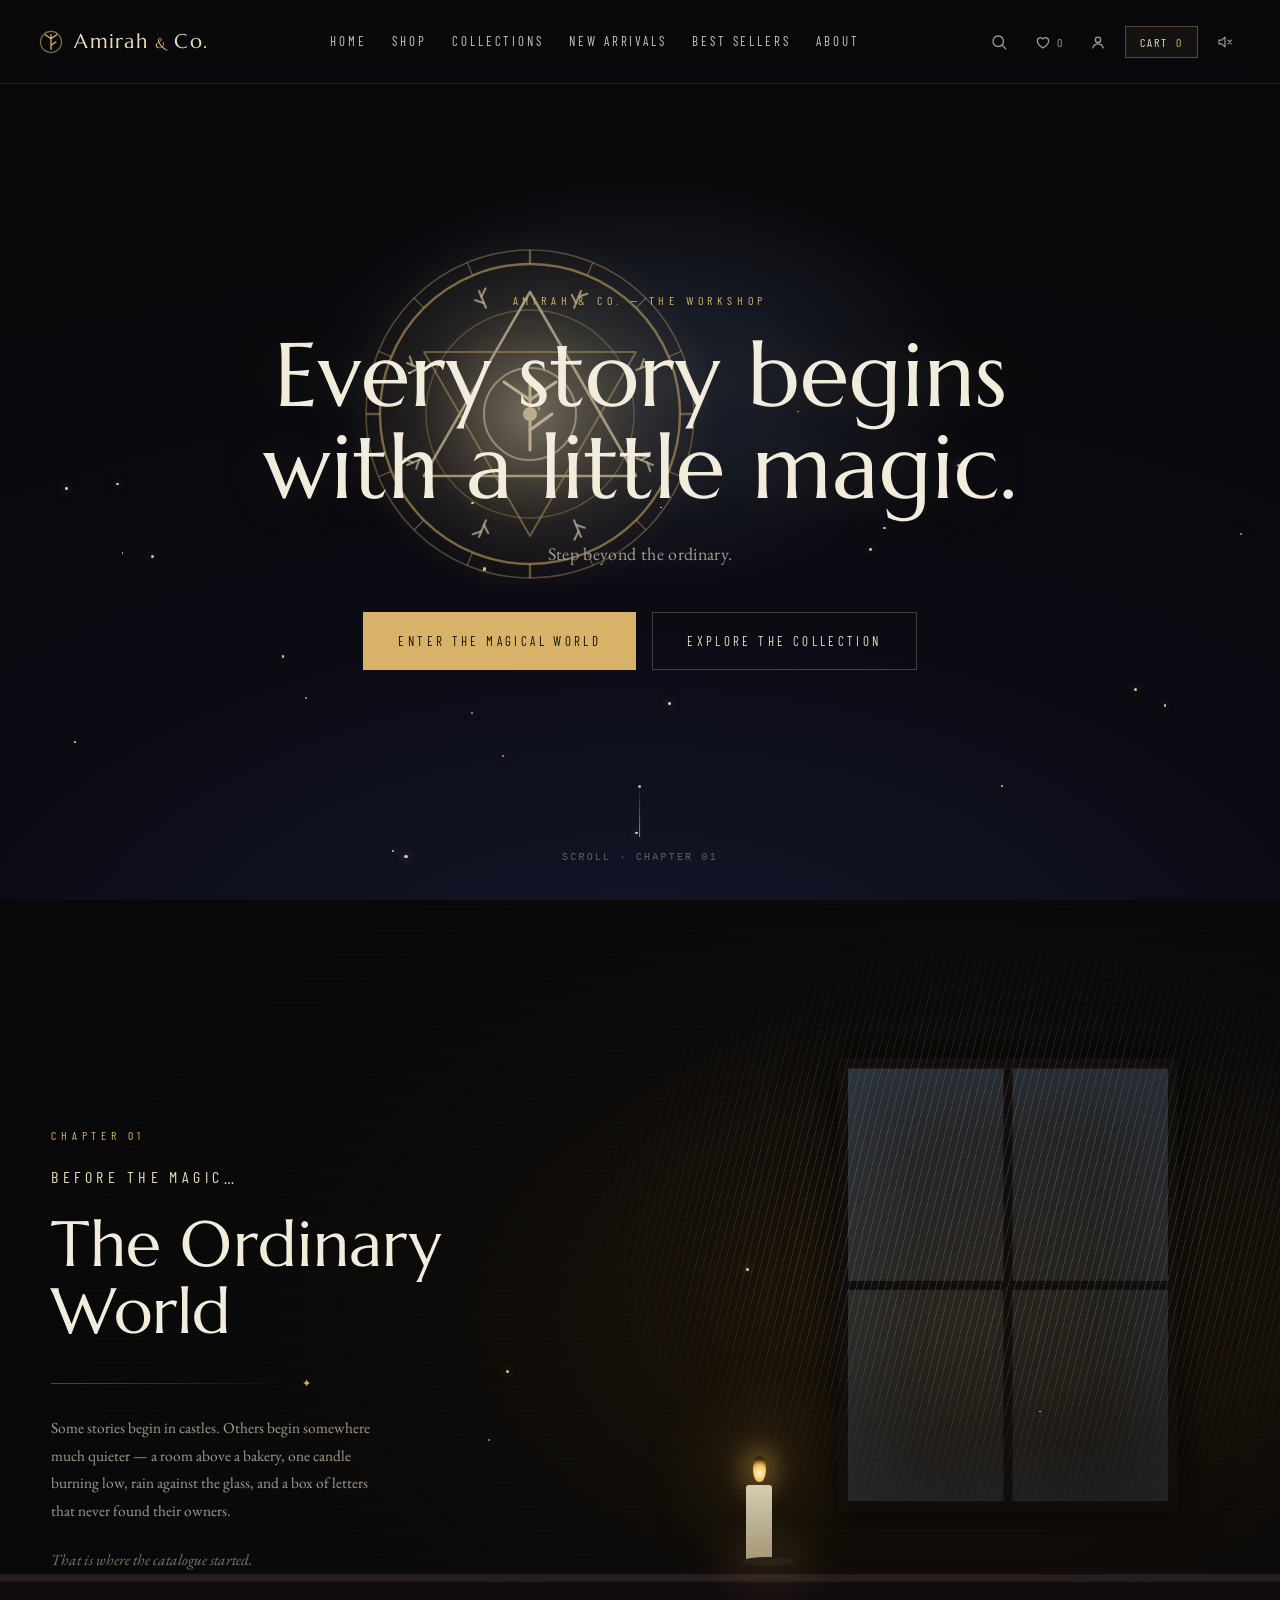
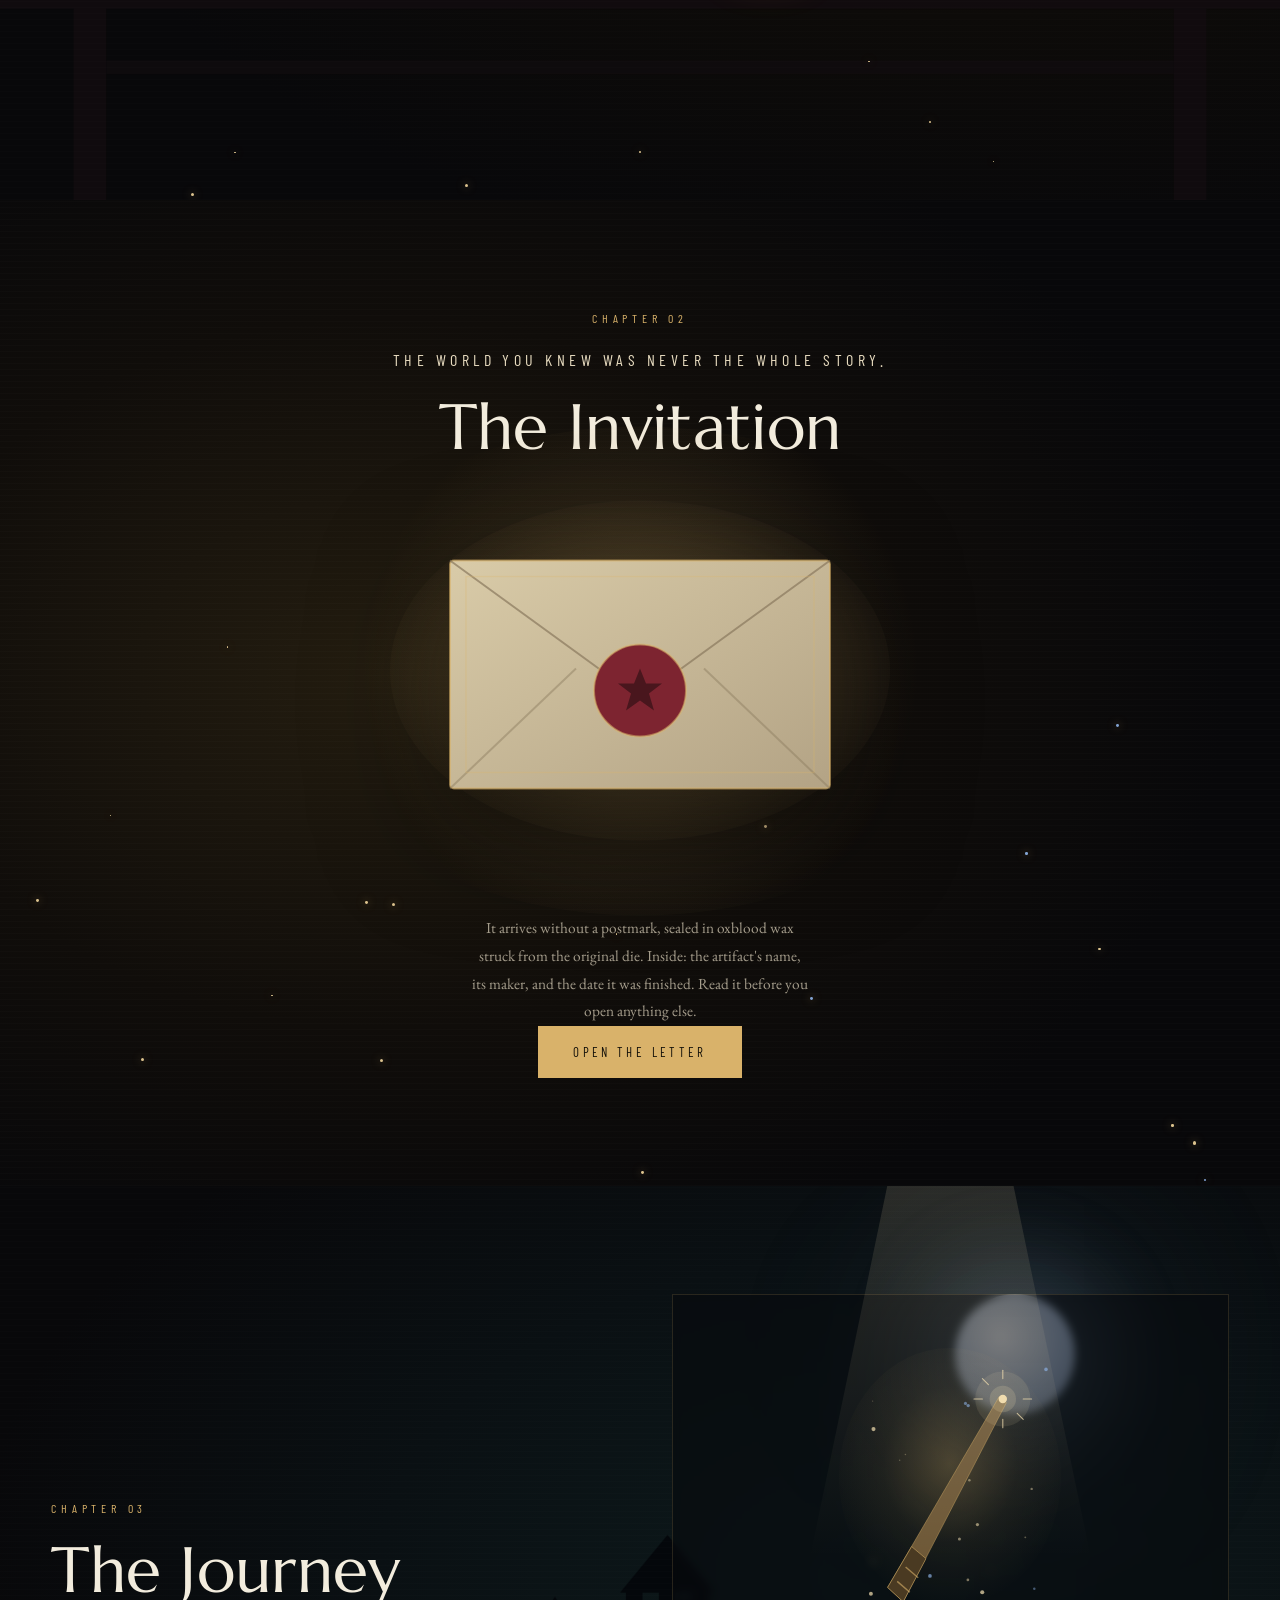
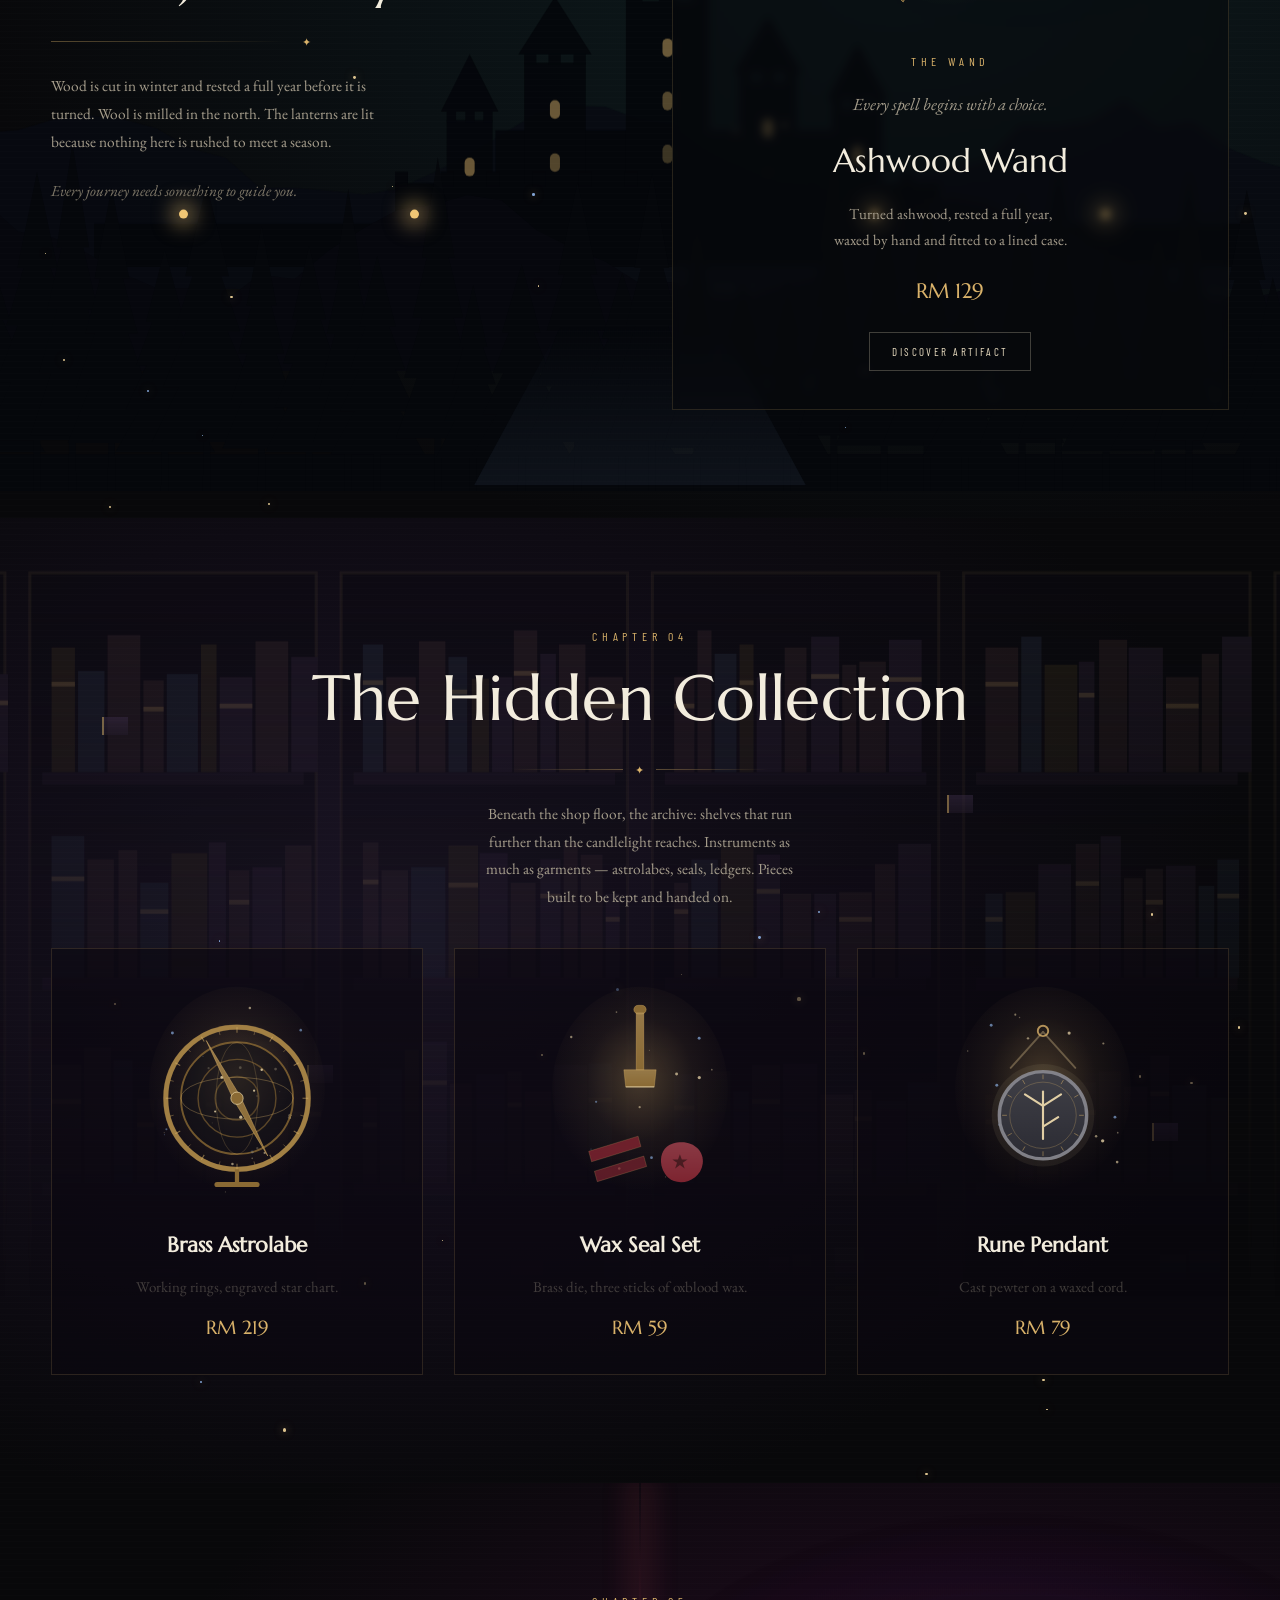
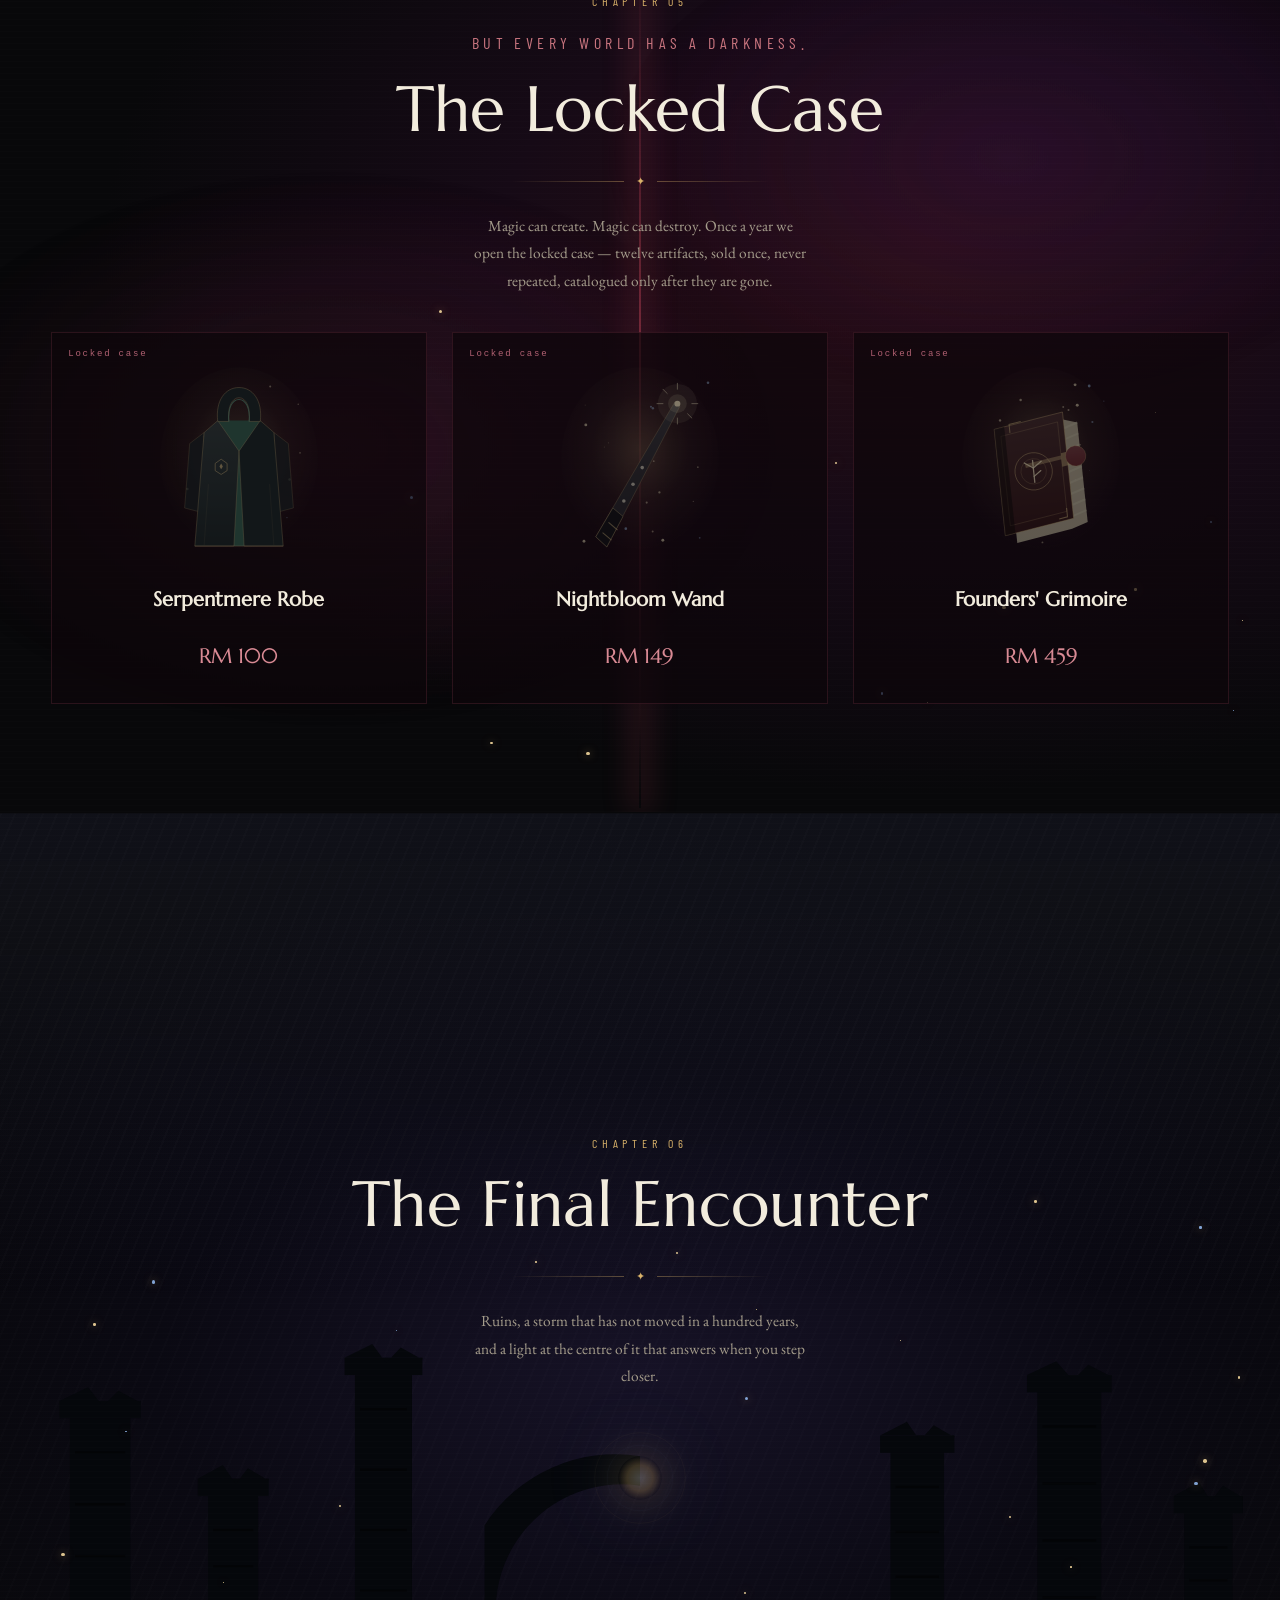
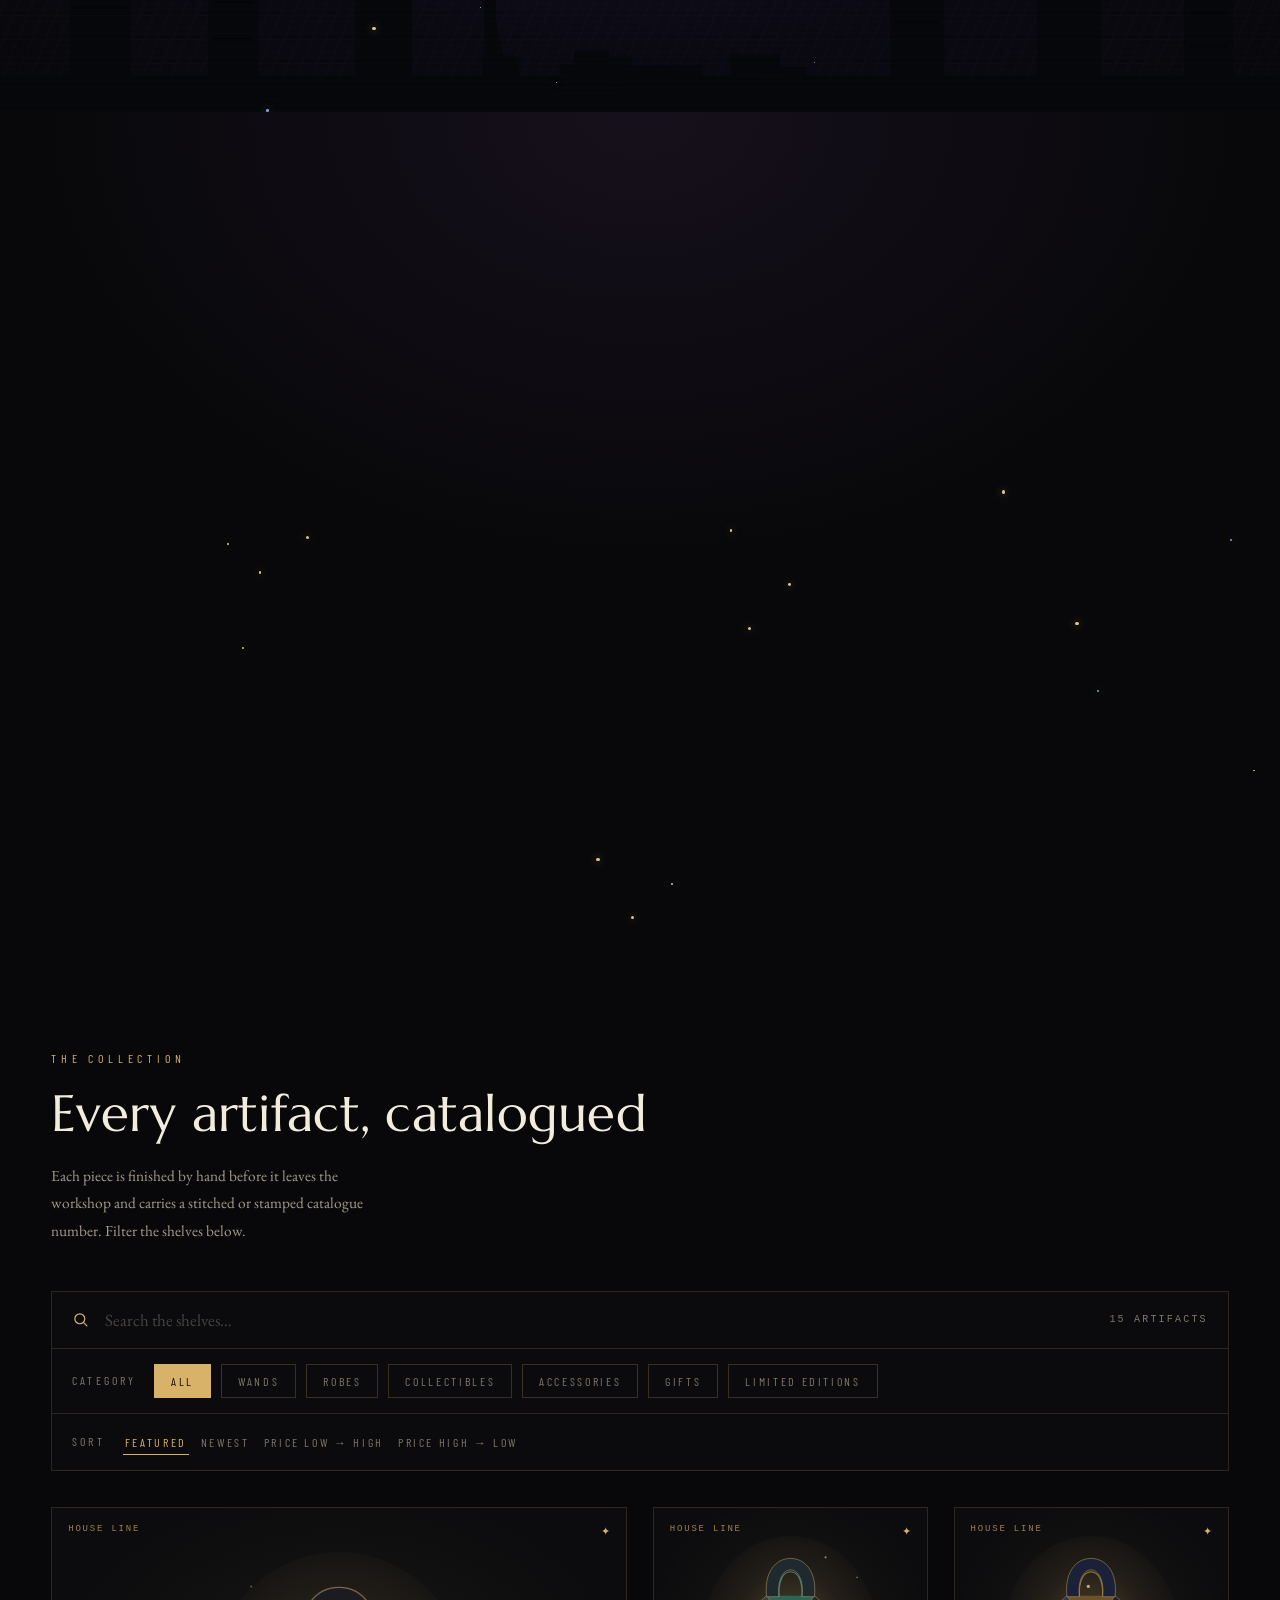
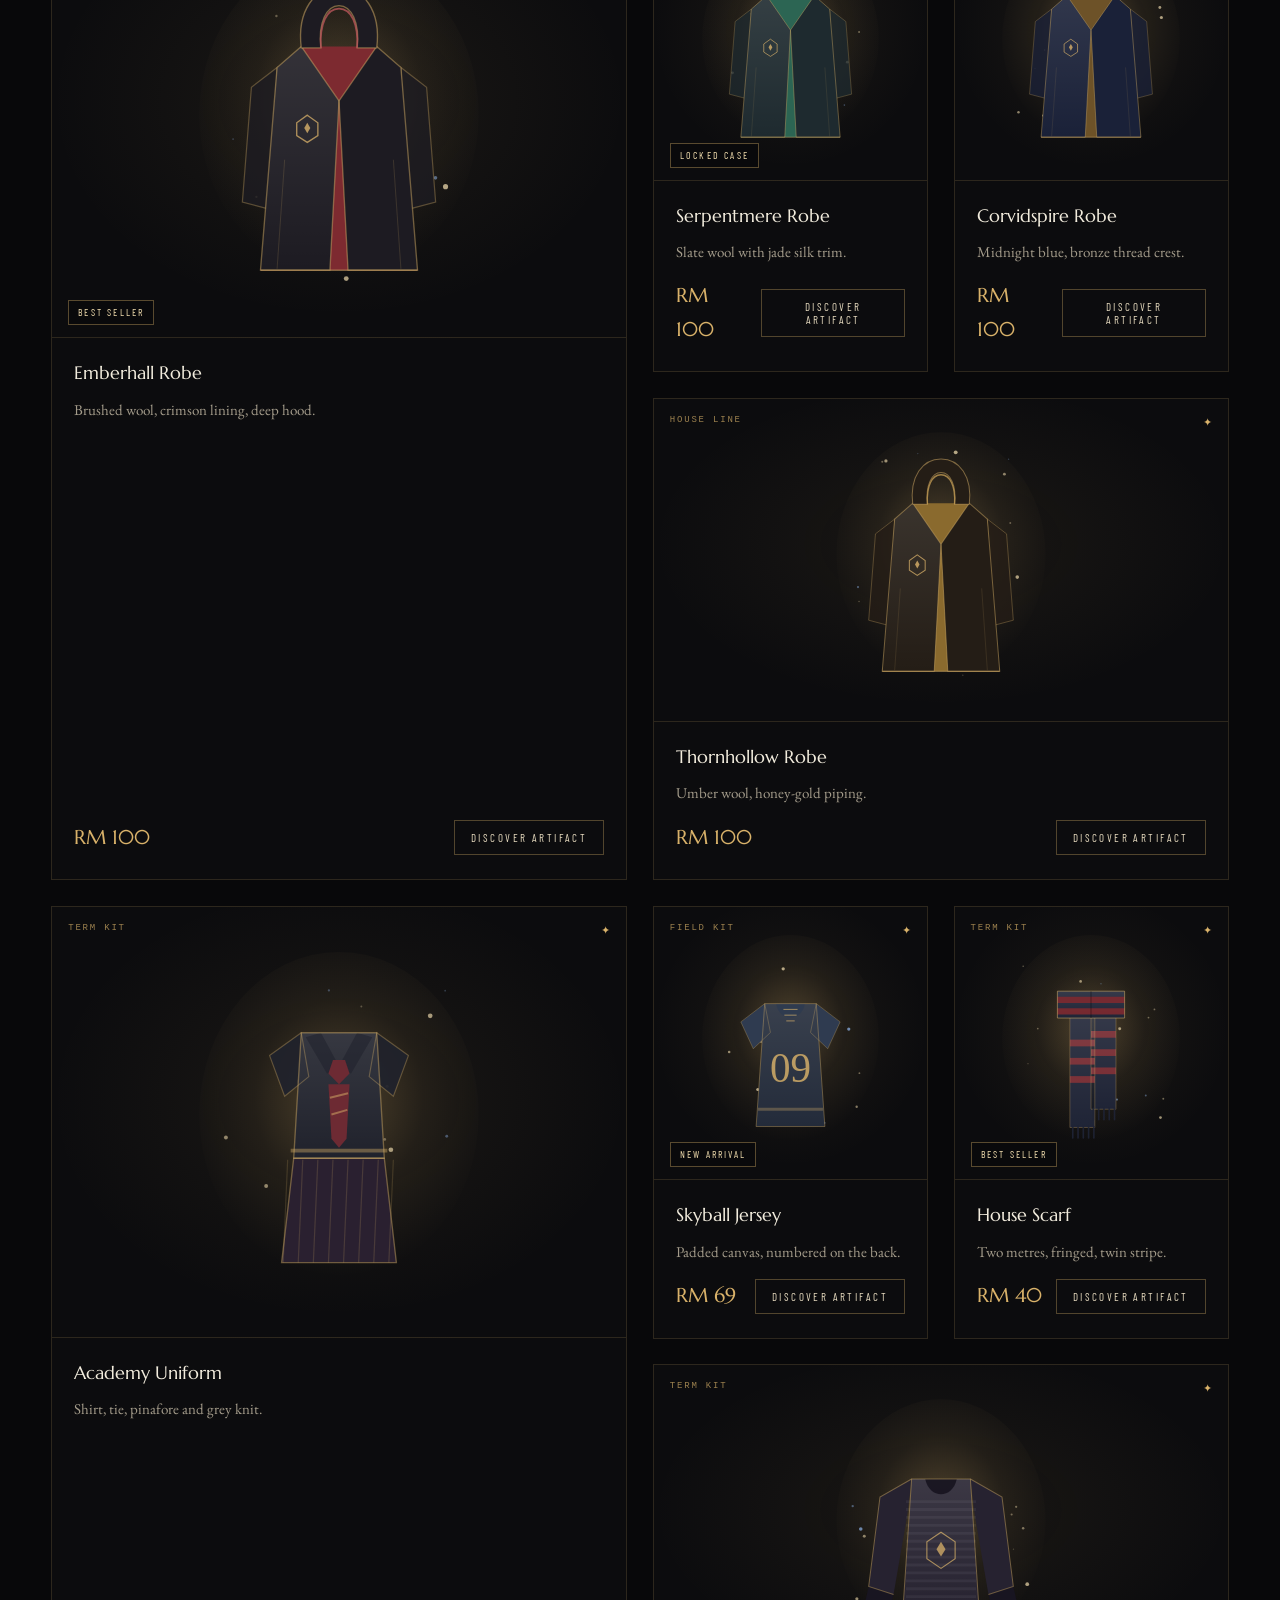
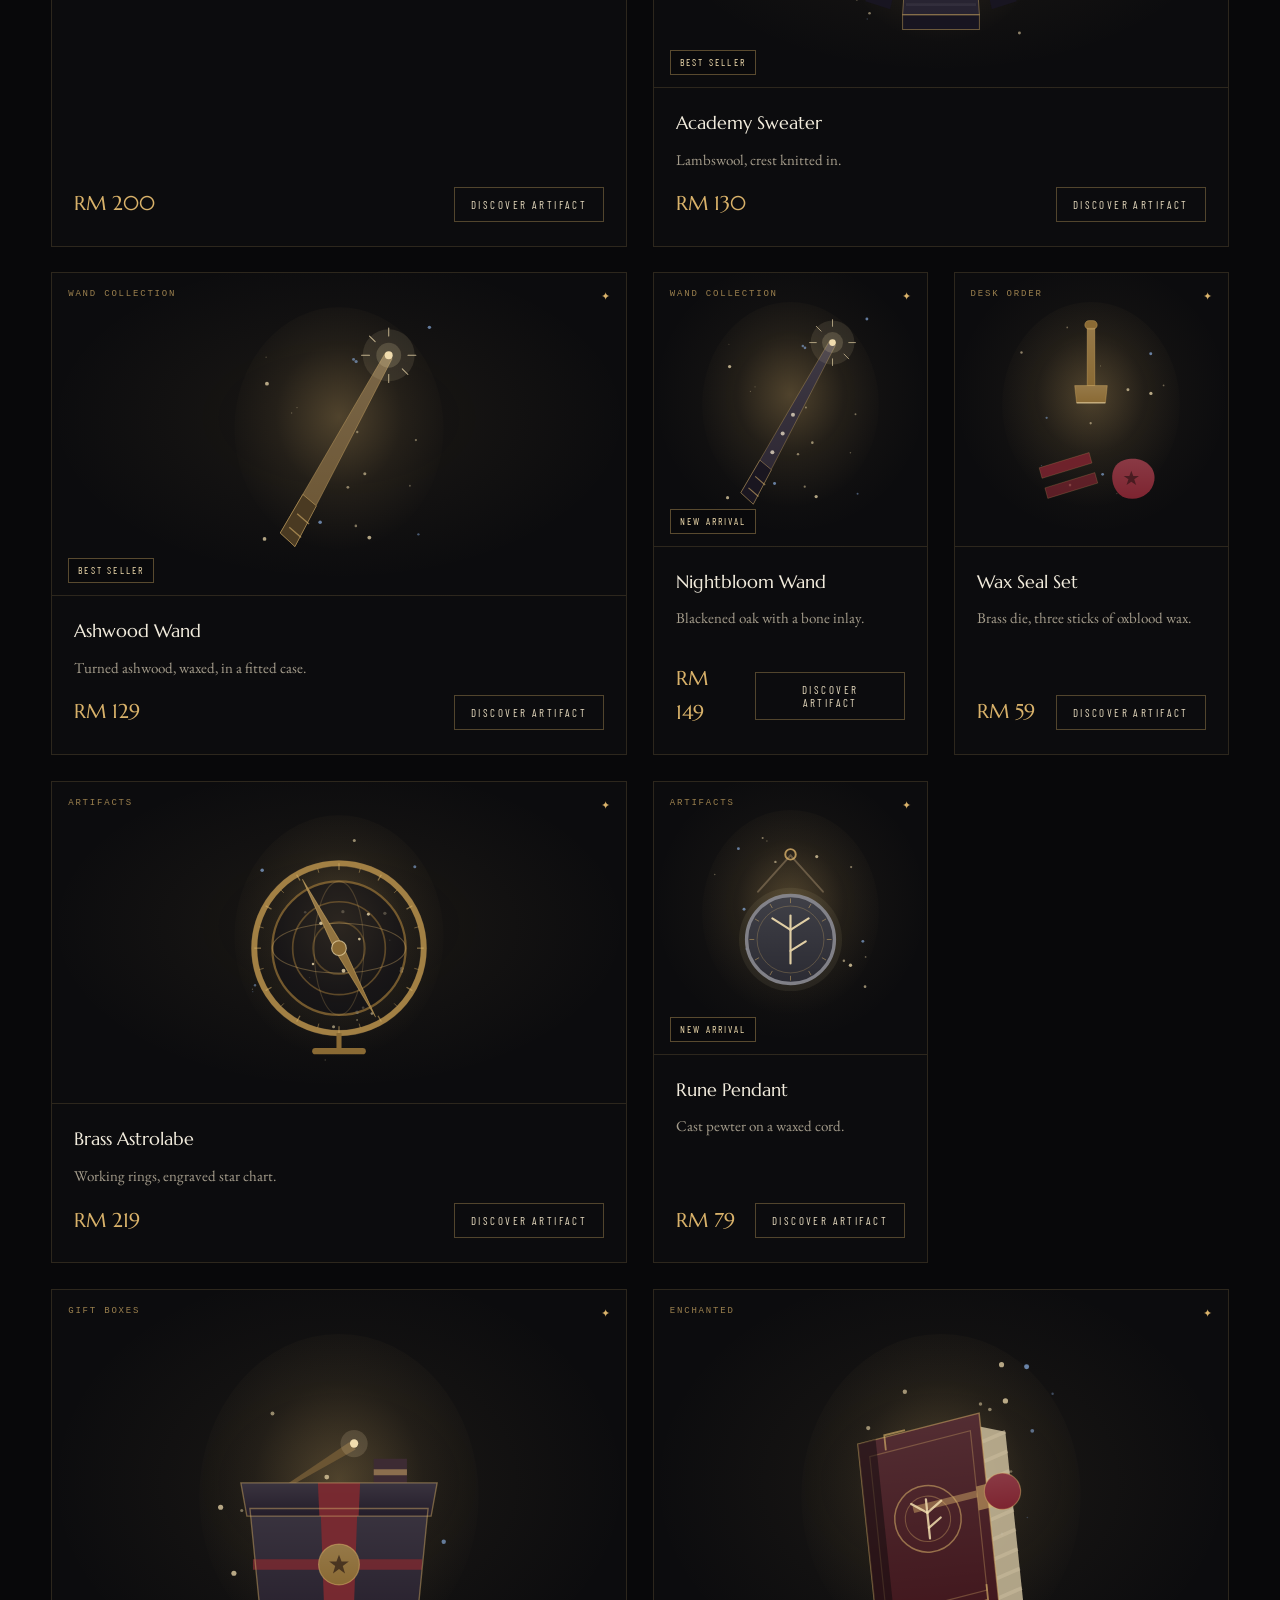
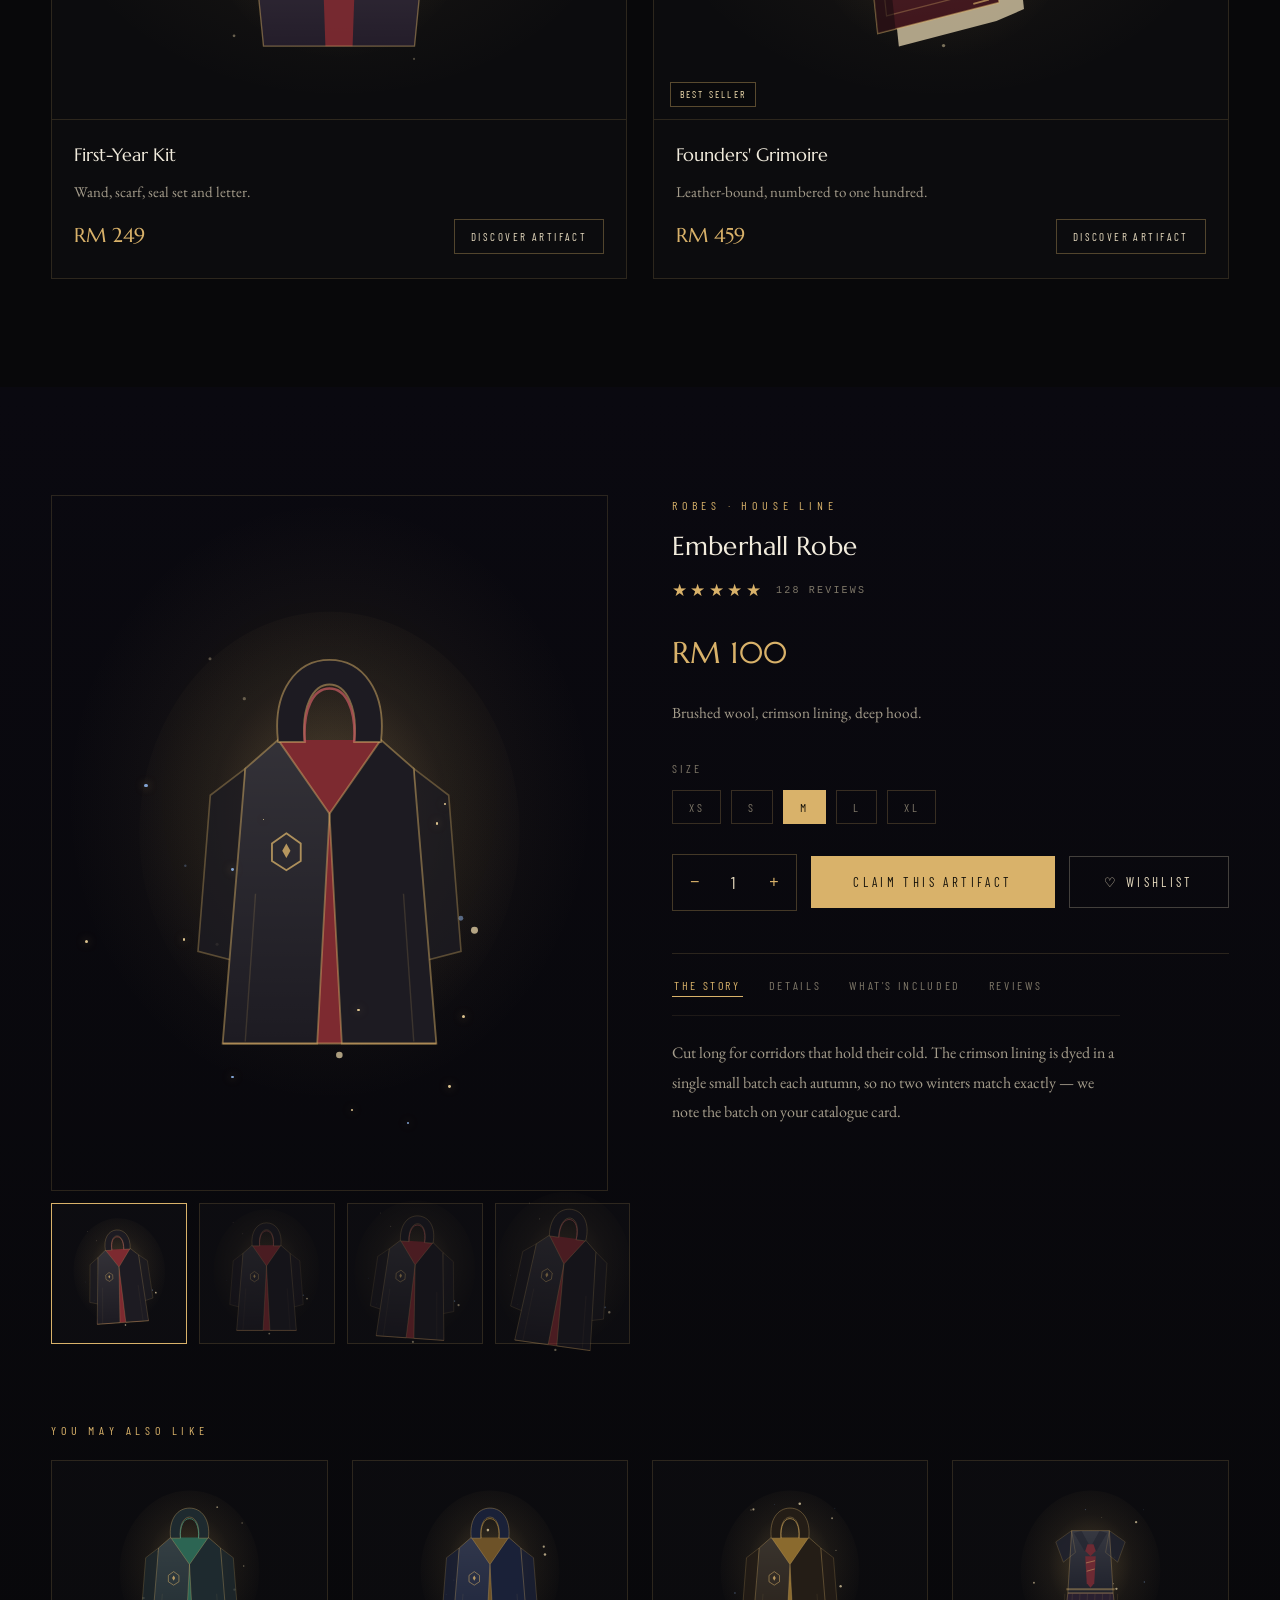
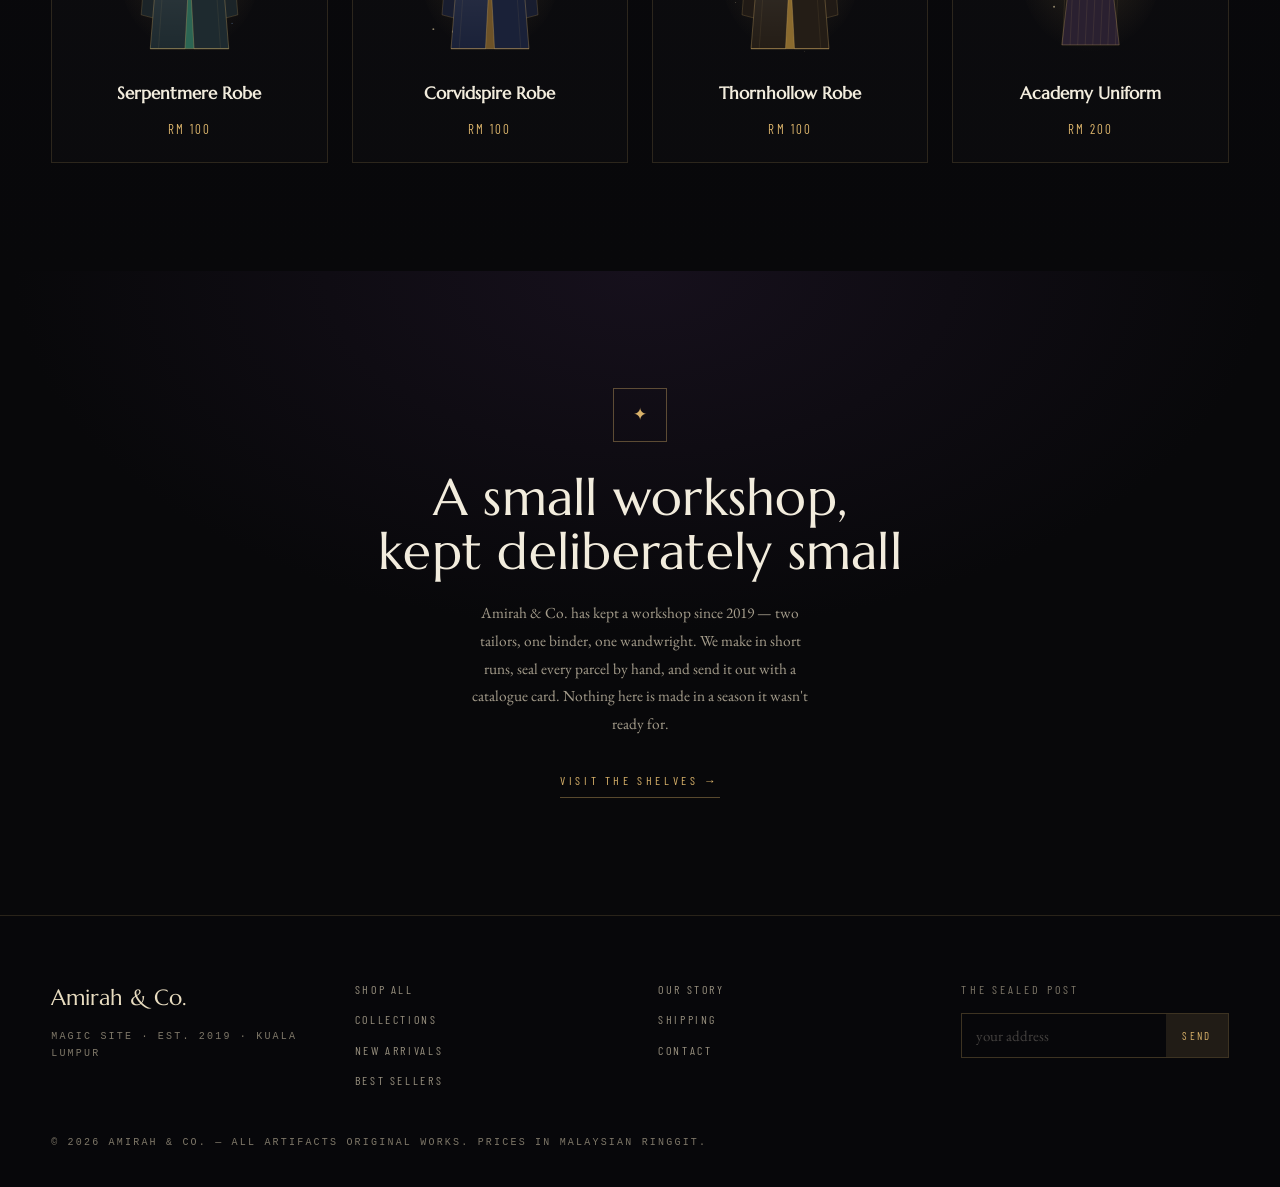
<file: index.html>
<!DOCTYPE html>
<html lang="en">
<head>
<meta charset="utf-8">
<meta name="viewport" content="width=device-width, initial-scale=1">
<title>Amirah &amp; Co. — Artifacts for those who never stopped waiting</title>
<meta name="description" content="Amirah &amp; Co. is a small workshop making robes, wands and keepsakes in short runs. Every artifact is catalogued, sealed and sent by hand. Prices in RM.">
<meta name="theme-color" content="#08080a">
<meta property="og:type" content="website">
<meta property="og:title" content="Amirah &amp; Co. — Artifacts for those who never stopped waiting">
<meta property="og:description" content="Robes, wands and keepsakes made in short runs. Catalogued, sealed and sent from our workshop.">
<link rel="icon" href="data:image/svg+xml,%3Csvg xmlns='http://www.w3.org/2000/svg' viewBox='0 0 32 32'%3E%3Ccircle cx='16' cy='16' r='13' fill='none' stroke='%23d9b26a' stroke-width='2'/%3E%3Cpath d='M16 7v18M16 12l7-5M16 12L9 7M16 20l6-4' stroke='%23f0dcae' stroke-width='2' fill='none' stroke-linecap='round'/%3E%3C/svg%3E">
<link rel="preconnect" href="https://fonts.googleapis.com">
<link rel="preconnect" href="https://fonts.gstatic.com" crossorigin>
<link href="https://fonts.googleapis.com/css2?family=Marcellus&family=EB+Garamond:ital,wght@0,400;0,500;1,400&family=Barlow+Condensed:wght@400;500&display=swap" rel="stylesheet">
<link rel="stylesheet" href="css/styles.css">
</head>
<body>

<!-- ─────────────────────────── boot / loading rune ─────────────────────────── -->
<div class="boot" id="boot">
  <div class="boot__rune" aria-hidden="true">
    <img src="assets/svg/rune.svg" alt="" width="400" height="500">
  </div>
  <p class="boot__label">Kindling the candles</p>
</div>

<a class="skip-link" href="#shop">Skip the story, go to the collection</a>

<!-- ─────────────────────────────── navigation ──────────────────────────────── -->
<header class="nav" id="nav">
  <div class="nav__inner">
    <a class="brand" href="#hero" aria-label="Amirah and Co., home">
      <span class="brand__mark" aria-hidden="true">
        <svg viewBox="0 0 32 32" width="26" height="26" focusable="false"><circle cx="16" cy="16" r="13" fill="none" stroke="currentColor" stroke-width="1.4" opacity=".6"/><path d="M16 7v18M16 12l7-5M16 12L9 7M16 20l6-4" stroke="currentColor" stroke-width="1.6" fill="none" stroke-linecap="round"/></svg>
      </span>
      <span class="brand__name">Amirah <em>&amp;</em> Co.</span>
    </a>

    <nav class="nav__links" aria-label="Primary">
      <a href="#hero">Home</a>
      <a href="#shop">Shop</a>
      <a href="#ch4">Collections</a>
      <a href="#shop" data-shortcut="new">New Arrivals</a>
      <a href="#shop" data-shortcut="best">Best Sellers</a>
      <a href="#about">About</a>
    </nav>

    <div class="nav__tools">
      <button class="icon-btn" type="button" data-open="search" aria-label="Search the collection">
        <svg viewBox="0 0 24 24" width="18" height="18" aria-hidden="true"><circle cx="11" cy="11" r="7" fill="none" stroke="currentColor" stroke-width="1.7"/><path d="M16.5 16.5 21 21" stroke="currentColor" stroke-width="1.7" stroke-linecap="round"/></svg>
      </button>
      <button class="icon-btn" type="button" data-open="wishlist" aria-label="Open wishlist">
        <svg viewBox="0 0 24 24" width="18" height="18" aria-hidden="true"><path d="M12 20s-7.5-4.7-7.5-9.4A4.1 4.1 0 0 1 12 8a4.1 4.1 0 0 1 7.5 2.6C19.5 15.3 12 20 12 20Z" fill="none" stroke="currentColor" stroke-width="1.7" stroke-linejoin="round"/></svg>
        <span class="count" data-count="wish">0</span>
      </button>
      <button class="icon-btn" type="button" data-open="account" aria-label="Open account panel">
        <svg viewBox="0 0 24 24" width="18" height="18" aria-hidden="true"><circle cx="12" cy="9" r="3.6" fill="none" stroke="currentColor" stroke-width="1.7"/><path d="M5 20c1.2-3.6 3.8-5.4 7-5.4s5.8 1.8 7 5.4" fill="none" stroke="currentColor" stroke-width="1.7" stroke-linecap="round"/></svg>
      </button>
      <button class="btn-cart" type="button" data-open="cart" aria-label="Open cart">
        <span>Cart</span><span class="count count--gold" data-count="cart">0</span>
      </button>
      <button class="icon-btn icon-btn--sound" type="button" id="soundToggle" aria-pressed="false" aria-label="Turn ambient sound on">
        <svg viewBox="0 0 24 24" width="18" height="18" aria-hidden="true"><path d="M4 9.5h3.5L12 5.5v13L7.5 14.5H4Z" fill="none" stroke="currentColor" stroke-width="1.6" stroke-linejoin="round"/><path class="sound-off" d="m16 9.5 4.5 5m0-5-4.5 5" stroke="currentColor" stroke-width="1.6" stroke-linecap="round"/><path class="sound-on" d="M16 9a4.6 4.6 0 0 1 0 6M18.6 6.6a8 8 0 0 1 0 10.8" fill="none" stroke="currentColor" stroke-width="1.6" stroke-linecap="round"/></svg>
      </button>
      <button class="burger" type="button" id="burger" aria-expanded="false" aria-controls="menu" aria-label="Open menu">
        <span></span><span></span><span></span>
      </button>
    </div>
  </div>
</header>

<!-- page-turn menu (mobile) -->
<div class="menu" id="menu" hidden>
  <div class="menu__page">
    <p class="eyebrow">The contents</p>
    <nav aria-label="Mobile">
      <a href="#hero">Home</a>
      <a href="#shop">Shop</a>
      <a href="#ch4">Collections</a>
      <a href="#shop" data-shortcut="new">New Arrivals</a>
      <a href="#shop" data-shortcut="best">Best Sellers</a>
      <a href="#about">About</a>
    </nav>
    <div class="menu__foot">
      <button class="link-btn" type="button" data-open="wishlist">Wishlist (<span data-count="wish">0</span>)</button>
      <button class="link-btn" type="button" data-open="cart">Cart (<span data-count="cart">0</span>)</button>
      <button class="link-btn" type="button" data-open="account">Account</button>
    </div>
  </div>
</div>

<!-- search overlay -->
<div class="search-overlay" id="searchOverlay" hidden>
  <div class="search-overlay__box">
    <label class="eyebrow" for="globalSearch">Search the shelves</label>
    <input type="search" id="globalSearch" placeholder="wand, robe, seal…" autocomplete="off">
    <p class="search-overlay__hint"><span id="searchHint">15 artifacts catalogued</span> · press Esc to close</p>
  </div>
</div>

<main>

<!-- ───────────────────────────────── hero ──────────────────────────────────── -->
<section class="hero" id="hero">
  <div class="hero__veil" aria-hidden="true"></div>
  <div class="hero__sigil" aria-hidden="true">
    <img src="assets/svg/rune.svg" alt="" width="400" height="500">
  </div>
  <div class="hero__spark" aria-hidden="true"></div>

  <div class="hero__body">
    <p class="eyebrow hero__eyebrow">Amirah &amp; Co. — the workshop</p>
    <h1 class="hero__title">Every story begins<br>with a little magic.</h1>
    <p class="hero__sub">Step beyond the ordinary.</p>
    <div class="hero__cta">
      <a class="btn btn--gold" href="#ch1" data-enter>Enter the magical world</a>
      <a class="btn btn--ghost" href="#shop">Explore the collection</a>
    </div>
  </div>

  <div class="hero__scroll" aria-hidden="true">
    <span class="hero__scroll-line"></span>
    <span class="mono">Scroll · Chapter 01</span>
  </div>
</section>

<!-- ─────────────────────────── chapter 01 — ordinary ───────────────────────── -->
<section class="chapter chapter--room" id="ch1" data-chapter>
  <div class="rain" aria-hidden="true"></div>
  <div class="chapter__scene" aria-hidden="true">
    <div class="room__window" data-parallax="0.16"></div>
    <div class="room__table" data-parallax="0.05"></div>
    <div class="candle" data-parallax="0.1">
      <span class="candle__flame"></span>
      <span class="candle__body"></span>
      <span class="candle__pool"></span>
    </div>
  </div>

  <div class="chapter__text" data-reveal>
    <p class="eyebrow">Chapter 01</p>
    <p class="kicker">Before the magic…</p>
    <h2 class="chapter__title">The Ordinary World</h2>
    <div class="rule" aria-hidden="true"><span></span>&#10022;</div>
    <p class="lede">Some stories begin in castles. Others begin somewhere much quieter — a room above a bakery, one candle burning low, rain against the glass, and a box of letters that never found their owners.</p>
    <p class="lede lede--dim">That is where the catalogue started.</p>
  </div>
</section>

<!-- ────────────────────────── chapter 02 — invitation ──────────────────────── -->
<section class="chapter chapter--letter" id="ch2" data-chapter>
  <div class="chapter__text chapter__text--center" data-reveal>
    <p class="eyebrow">Chapter 02</p>
    <p class="kicker">The world you knew was never the whole story.</p>
    <h2 class="chapter__title">The Invitation</h2>
  </div>

  <div class="letter" id="letter" data-parallax="0.08">
    <div class="letter__glow" aria-hidden="true"></div>
    <img class="letter__img" src="assets/svg/envelope.svg" alt="A sealed invitation letter, oxblood wax seal struck from the original die" width="520" height="360" loading="lazy" decoding="async">
    <div class="letter__note" id="letterNote" hidden>
      <p class="mono">Amirah &amp; Co. — workshop no. 3</p>
      <p>Welcome to the workshop. The third stair complains; mind it. Your artifact is catalogued, sealed and waiting.</p>
    </div>
  </div>

  <div class="chapter__text chapter__text--center" data-reveal>
    <p class="lede">It arrives without a postmark, sealed in oxblood wax struck from the original die. Inside: the artifact's name, its maker, and the date it was finished. Read it before you open anything else.</p>
    <button class="btn btn--gold" type="button" id="openLetter">Open the letter</button>
  </div>
</section>

<!-- ─────────────────────────── chapter 03 — journey ────────────────────────── -->
<section class="chapter chapter--forest" id="ch3" data-chapter>
  <div class="chapter__scene" aria-hidden="true">
    <div class="moon" data-parallax="0.05"></div>
    <div class="ridge ridge--far" data-parallax="0.08"></div>
    <div class="castle" data-parallax="0.12"></div>
    <div class="ridge ridge--mid" data-parallax="0.2"></div>
    <div class="trees" data-parallax="0.34"></div>
    <div class="lanterns" data-parallax="0.26">
      <span style="--x:14%;--d:0s"></span><span style="--x:32%;--d:1.4s"></span>
      <span style="--x:68%;--d:.7s"></span><span style="--x:86%;--d:2.1s"></span>
    </div>
    <div class="path" data-parallax="0.42"></div>
  </div>

  <div class="chapter__split">
    <div class="chapter__text" data-reveal>
      <p class="eyebrow">Chapter 03</p>
      <h2 class="chapter__title">The Journey</h2>
      <div class="rule" aria-hidden="true"><span></span>&#10022;</div>
      <p class="lede">Wood is cut in winter and rested a full year before it is turned. Wool is milled in the north. The lanterns are lit because nothing here is rushed to meet a season.</p>
      <p class="lede lede--dim">Every journey needs something to guide you.</p>
    </div>

    <article class="reveal-artifact" data-reveal data-artifact="ashwood-wand">
      <div class="reveal-artifact__beam" aria-hidden="true"></div>
      <img src="assets/svg/wand-ashwood.svg" alt="Ashwood Wand — turned ashwood, waxed, in a fitted case" width="400" height="500" loading="lazy" decoding="async">
      <p class="eyebrow">The wand</p>
      <p class="reveal-artifact__line">Every spell begins with a choice.</p>
      <h3 class="reveal-artifact__name">Ashwood Wand</h3>
      <p class="reveal-artifact__desc">Turned ashwood, rested a full year, waxed by hand and fitted to a lined case.</p>
      <p class="price">RM 129</p>
      <button class="btn btn--ghost btn--sm" type="button" data-discover="ashwood-wand">Discover artifact</button>
    </article>
  </div>
</section>

<!-- ──────────────────── chapter 04 — the hidden collection ─────────────────── -->
<section class="chapter chapter--archive" id="ch4" data-chapter>
  <div class="chapter__scene" aria-hidden="true">
    <div class="shelves" data-parallax="0.1"></div>
    <div class="books" data-parallax="0.18">
      <span style="--x:8%;--y:22%;--d:0s"></span><span style="--x:24%;--y:58%;--d:1.1s"></span>
      <span style="--x:74%;--y:30%;--d:2.2s"></span><span style="--x:90%;--y:64%;--d:.6s"></span>
    </div>
  </div>

  <div class="chapter__text chapter__text--center" data-reveal>
    <p class="eyebrow">Chapter 04</p>
    <h2 class="chapter__title">The Hidden Collection</h2>
    <div class="rule rule--center" aria-hidden="true"><span></span>&#10022;<span></span></div>
    <p class="lede">Beneath the shop floor, the archive: shelves that run further than the candlelight reaches. Instruments as much as garments — astrolabes, seals, ledgers. Pieces built to be kept and handed on.</p>
  </div>

  <div class="pedestals" id="pedestals" data-reveal></div>
</section>

<!-- ────────────────────────── chapter 05 — the darkness ────────────────────── -->
<section class="chapter chapter--dark" id="ch5" data-chapter>
  <div class="chapter__scene" aria-hidden="true">
    <div class="smoke smoke--a" data-parallax="0.12"></div>
    <div class="smoke smoke--b" data-parallax="0.22"></div>
    <div class="crack" data-parallax="0.06"></div>
  </div>

  <div class="chapter__text chapter__text--center" data-reveal>
    <p class="eyebrow">Chapter 05</p>
    <p class="kicker kicker--warn">But every world has a darkness.</p>
    <h2 class="chapter__title">The Locked Case</h2>
    <div class="rule rule--center" aria-hidden="true"><span></span>&#10022;<span></span></div>
    <p class="lede">Magic can create. Magic can destroy. Once a year we open the locked case — twelve artifacts, sold once, never repeated, catalogued only after they are gone.</p>
  </div>

  <div class="shadow-row" id="shadowRow" data-reveal></div>
</section>

<!-- ─────────────────────── chapter 06 — final encounter ────────────────────── -->
<section class="chapter chapter--ruins" id="ch6" data-chapter>
  <div class="chapter__scene" aria-hidden="true">
    <div class="storm" data-parallax="0.06"></div>
    <div class="ruins" data-parallax="0.16"></div>
    <div class="core" id="core"><span class="core__ring"></span><span class="core__ring"></span><span class="core__body"></span></div>
  </div>

  <div class="chapter__text chapter__text--center" data-reveal>
    <p class="eyebrow">Chapter 06</p>
    <h2 class="chapter__title">The Final Encounter</h2>
    <div class="rule rule--center" aria-hidden="true"><span></span>&#10022;<span></span></div>
    <p class="lede">Ruins, a storm that has not moved in a hundred years, and a light at the centre of it that answers when you step closer.</p>
  </div>
</section>

<div class="flash" id="flash" aria-hidden="true"></div>

<!-- ──────────────────────────────── finale ─────────────────────────────────── -->
<section class="finale" id="finale">
  <div class="finale__body" data-reveal>
    <h2 class="finale__title">The story is yours now.</h2>
    <p class="lede">Choose the magic that becomes part of your journey.</p>
    <div class="hero__cta">
      <a class="btn btn--gold" href="#shop">Explore the collection</a>
      <button class="btn btn--ghost" type="button" id="randomArtifact">Discover your artifact</button>
    </div>
  </div>
</section>

<!-- ───────────────────────────────── shop ──────────────────────────────────── -->
<section class="shop" id="shop">
  <div class="wrap">
    <div class="shop__head" data-reveal>
      <p class="eyebrow">The collection</p>
      <h2 class="section-title">Every artifact, catalogued</h2>
      <p class="lede">Each piece is finished by hand before it leaves the workshop and carries a stitched or stamped catalogue number. Filter the shelves below.</p>
    </div>

    <div class="controls" data-reveal>
      <div class="controls__search">
        <svg viewBox="0 0 24 24" width="17" height="17" aria-hidden="true"><circle cx="11" cy="11" r="7" fill="none" stroke="currentColor" stroke-width="1.7"/><path d="M16.5 16.5 21 21" stroke="currentColor" stroke-width="1.7" stroke-linecap="round"/></svg>
        <label class="sr-only" for="shopSearch">Search artifacts</label>
        <input type="search" id="shopSearch" placeholder="Search the shelves…" autocomplete="off">
        <span class="mono" id="resultCount">15 artifacts</span>
      </div>

      <div class="controls__row">
        <span class="controls__label">Category</span>
        <div class="chips" id="catChips" role="group" aria-label="Filter by category"></div>
      </div>

      <div class="controls__row">
        <span class="controls__label">Sort</span>
        <div class="chips chips--plain" id="sortChips" role="group" aria-label="Sort artifacts"></div>
      </div>
    </div>

    <div class="grid" id="grid"></div>
    <p class="empty" id="empty" hidden>No artifacts match that incantation.</p>
  </div>
</section>

<!-- ─────────────────────────── product detail ──────────────────────────────── -->
<section class="detail" id="product">
  <div class="wrap detail__wrap" data-reveal>
    <div class="detail__media">
      <div class="detail__stage">
        <div class="detail__dust" aria-hidden="true"></div>
        <img id="detailImg" src="assets/svg/robe-emberhall.svg" alt="Emberhall Robe" width="400" height="500" loading="lazy" decoding="async">
      </div>
      <div class="detail__thumbs" id="detailThumbs" role="group" aria-label="Product views"></div>
    </div>

    <div class="detail__info">
      <p class="eyebrow" id="detailCat">Robes · House line</p>
      <h2 class="detail__name" id="detailName">Emberhall Robe</h2>
      <div class="detail__meta">
        <span class="stars" aria-label="Rated 5 out of 5">&#9733;&#9733;&#9733;&#9733;&#9733;</span>
        <span class="mono" id="detailReviews">128 reviews</span>
      </div>
      <p class="detail__price" id="detailPrice">RM 100</p>
      <p class="lede" id="detailDesc">Heavy brushed wool, lined in warm crimson, with a deep hood and an embroidered crest at the breast. Cut long, for candlelit corridors.</p>

      <div class="detail__variants" id="variantWrap">
        <p class="controls__label" id="variantLabel">Size</p>
        <div class="chips" id="variantChips" role="group" aria-labelledby="variantLabel"></div>
      </div>

      <div class="detail__buy">
        <div class="qty">
          <button type="button" id="qtyDown" aria-label="Decrease quantity">&minus;</button>
          <span id="qtyVal" aria-live="polite">1</span>
          <button type="button" id="qtyUp" aria-label="Increase quantity">+</button>
        </div>
        <button class="btn btn--gold btn--wide" type="button" id="claimBtn">Claim this artifact</button>
        <button class="btn btn--ghost" type="button" id="wishBtn">&#9825; Wishlist</button>
      </div>

      <div class="tabs">
        <div class="tabs__bar" id="tabBar" role="tablist"></div>
        <div class="tabs__body" id="tabBody" role="tabpanel"></div>
      </div>
    </div>
  </div>

  <div class="wrap alsolike" data-reveal>
    <p class="eyebrow">You may also like</p>
    <div class="alsolike__row" id="alsoLike"></div>
  </div>
</section>

<!-- ───────────────────────────────── about ─────────────────────────────────── -->
<section class="about" id="about">
  <div class="about__body" data-reveal>
    <span class="about__mark" aria-hidden="true">&#10022;</span>
    <h2 class="section-title">A small workshop, kept deliberately small</h2>
    <p class="lede">Amirah &amp; Co. has kept a workshop since 2019 — two tailors, one binder, one wandwright. We make in short runs, seal every parcel by hand, and send it out with a catalogue card. Nothing here is made in a season it wasn't ready for.</p>
    <a class="link-arrow" href="#shop">Visit the shelves &rarr;</a>
  </div>
</section>

</main>

<footer class="footer">
  <div class="wrap footer__grid">
    <div>
      <p class="footer__brand">Amirah &amp; Co.</p>
      <p class="mono">Magic site · est. 2019 · Kuala Lumpur</p>
    </div>
    <nav aria-label="Shop">
      <a href="#shop">Shop all</a>
      <a href="#ch4">Collections</a>
      <a href="#shop" data-shortcut="new">New arrivals</a>
      <a href="#shop" data-shortcut="best">Best sellers</a>
    </nav>
    <nav aria-label="Workshop">
      <a href="#about">Our story</a>
      <a href="#about">Shipping</a>
      <a href="#about">Contact</a>
    </nav>
    <div>
      <p class="controls__label">The sealed post</p>
      <form class="signup" id="signup">
        <label class="sr-only" for="email">Email address</label>
        <input type="email" id="email" placeholder="your address" required>
        <button type="submit">Send</button>
      </form>
      <p class="mono footer__note" id="signupNote" hidden>Sealed. We'll write when the case opens.</p>
    </div>
  </div>
  <p class="wrap mono footer__legal">&copy; 2026 Amirah &amp; Co. — all artifacts original works. Prices in Malaysian Ringgit.</p>
</footer>

<!-- ─────────────────────────────── drawers ─────────────────────────────────── -->
<div class="scrim" id="scrim" hidden></div>

<aside class="drawer" id="drawer" hidden aria-labelledby="drawerTitle" role="dialog" aria-modal="true">
  <div class="drawer__head">
    <h2 class="drawer__title" id="drawerTitle">Your cart</h2>
    <button class="icon-btn" type="button" id="drawerClose" aria-label="Close panel">
      <svg viewBox="0 0 24 24" width="18" height="18" aria-hidden="true"><path d="m6 6 12 12M18 6 6 18" stroke="currentColor" stroke-width="1.7" stroke-linecap="round"/></svg>
    </button>
  </div>
  <div class="drawer__body" id="drawerBody"></div>
  <div class="drawer__foot" id="drawerFoot"></div>
</aside>

<div class="toast" id="toast" role="status" aria-live="polite" hidden>
  <span class="toast__spark" aria-hidden="true">&#10022;</span>
  <span id="toastText"></span>
</div>

<div class="cursor-dot" id="cursorDot" aria-hidden="true"></div>

<noscript>
  <div class="wrap noscript">
    <h2>The collection</h2>
    <p>The storytelling experience needs JavaScript, but the catalogue does not. Prices in RM.</p>
    <ul>
      <li>Emberhall Robe — RM 100</li><li>Serpentmere Robe — RM 100</li>
      <li>Corvidspire Robe — RM 100</li><li>Thornhollow Robe — RM 100</li>
      <li>Academy Uniform — RM 200</li><li>Skyball Jersey — RM 69</li>
      <li>Academy Sweater — RM 130</li><li>House Scarf — RM 40</li>
      <li>Ashwood Wand — RM 129</li><li>Nightbloom Wand — RM 149</li>
      <li>Wax Seal Set — RM 59</li><li>Brass Astrolabe — RM 219</li>
      <li>Rune Pendant — RM 79</li><li>First-Year Kit — RM 249</li>
      <li>Founders' Grimoire — RM 459</li>
    </ul>
  </div>
</noscript>

<script src="js/main.js" defer></script>
</body>
</html>
</file>
<file: css/styles.css>
/* ══════════════════════════════════════════════════════════════════════════
   Amirah & Co. — dark fantasy storefront
   ══════════════════════════════════════════════════════════════════════════ */

:root {
  --bg: #08080a;
  --bg-soft: #0a0a10;
  --bg-deep: #07070a;
  --ink: #cfc7b8;
  --ink-bright: #f2ecdd;
  --ink-warm: #e8dcc0;
  --ink-muted: #a49c8b;
  --ink-dim: #7e7768;
  --gold: #d9b26a;
  --gold-lt: #f0dcae;
  --gold-dk: #8a6a34;
  --blue: #8fb4e8;
  --ember: #9d3540;
  --line: rgba(217, 178, 106, .16);
  --line-strong: rgba(217, 178, 106, .38);

  --display: 'Marcellus', Georgia, serif;
  --body: 'EB Garamond', Georgia, serif;
  --ui: 'Barlow Condensed', 'Helvetica Neue', sans-serif;
  --mono: ui-monospace, SFMono-Regular, Menlo, monospace;

  --ease: cubic-bezier(.22, .7, .2, 1);
  --wrap: 1360px;
}

*, *::before, *::after { box-sizing: border-box; }

/* CSS display rules would otherwise beat the UA stylesheet's [hidden] */
[hidden] { display: none !important; }

html { scroll-behavior: smooth; }

body {
  margin: 0;
  background: var(--bg);
  color: var(--ink);
  font-family: var(--body);
  font-size: 17px;
  line-height: 1.7;
  overflow-x: hidden;
  -webkit-font-smoothing: antialiased;
}

img { max-width: 100%; height: auto; display: block; }
a { color: var(--gold); text-decoration: none; transition: color .3s var(--ease); }
a:hover { color: var(--gold-lt); }
::selection { background: #3a2f18; color: var(--gold-lt); }

:focus-visible {
  outline: 2px solid var(--gold);
  outline-offset: 3px;
}

.sr-only {
  position: absolute; width: 1px; height: 1px; padding: 0; margin: -1px;
  overflow: hidden; clip: rect(0 0 0 0); white-space: nowrap; border: 0;
}

.skip-link {
  position: fixed; top: -100px; left: 16px; z-index: 200;
  background: var(--gold); color: #14110a; padding: 12px 20px;
  font-family: var(--ui); font-size: 13px; letter-spacing: .2em; text-transform: uppercase;
  transition: top .3s var(--ease);
}
.skip-link:focus { top: 16px; color: #14110a; }

.wrap { max-width: var(--wrap); margin: 0 auto; padding: 0 clamp(20px, 4vw, 56px); }

/* ─────────────────────────────── typography ─────────────────────────────── */

.eyebrow {
  font-family: var(--ui); font-size: 12px; letter-spacing: .4em;
  text-transform: uppercase; color: var(--gold); margin: 0 0 18px;
}
.kicker {
  font-family: var(--ui); font-size: clamp(13px, 1.4vw, 16px); letter-spacing: .28em;
  text-transform: uppercase; color: var(--ink-warm); margin: 0 0 20px;
}
.kicker--warn { color: #c9757f; }
.mono { font-family: var(--mono); font-size: 10px; letter-spacing: .22em; text-transform: uppercase; color: var(--ink-dim); }

.section-title, .chapter__title, .finale__title, .detail__name {
  font-family: var(--display); font-weight: 400; color: var(--ink-bright);
  line-height: 1.06; letter-spacing: .005em; margin: 0; text-wrap: balance;
}
.section-title { font-size: clamp(30px, 4vw, 56px); }
.chapter__title { font-size: clamp(34px, 5vw, 72px); }

.lede {
  font-size: clamp(15px, 1.2vw, 18px); line-height: 1.8;
  color: var(--ink-muted); max-width: 48ch; margin: 22px 0 0;
}
.lede--dim { color: var(--ink-dim); font-style: italic; }
.chapter__text--center .lede { margin-left: auto; margin-right: auto; }

.price, .detail__price {
  font-family: var(--display); color: var(--gold); margin: 22px 0 0;
}
.price { font-size: 21px; }
.detail__price { font-size: 30px; }

.rule { display: flex; align-items: center; gap: 12px; margin: 28px 0 0; max-width: 260px; color: var(--gold); font-size: 11px; }
.rule span { flex: 1; height: 1px; background: linear-gradient(to right, var(--line-strong), transparent); }
.rule--center { margin-inline: auto; }
.rule--center span:first-child { background: linear-gradient(to left, var(--line-strong), transparent); }

.link-arrow {
  display: inline-block; margin-top: 32px; font-family: var(--ui); font-size: 12px;
  letter-spacing: .3em; text-transform: uppercase;
  border-bottom: 1px solid var(--line-strong); padding-bottom: 6px;
}
.link-arrow:hover { border-color: var(--gold); }

.stars { color: var(--gold); letter-spacing: .2em; }

/* ───────────────────────────────── buttons ─────────────────────────────── */

.btn {
  display: inline-flex; align-items: center; justify-content: center;
  font-family: var(--ui); font-size: 13px; letter-spacing: .26em; text-transform: uppercase;
  padding: 17px 34px; border: 1px solid transparent; cursor: pointer;
  background: none; position: relative; transition: all .35s var(--ease);
}
.btn--sm { padding: 12px 22px; font-size: 11px; letter-spacing: .22em; }
.btn--wide { flex: 1; min-width: 220px; }

.btn--gold { background: var(--gold); color: #14110a; border-color: var(--gold); }
.btn--gold:hover {
  background: var(--gold-lt); color: #14110a;
  box-shadow: 0 0 34px rgba(217, 178, 106, .45), 0 0 80px rgba(217, 178, 106, .18);
}
.btn--ghost { border-color: rgba(232, 220, 192, .26); color: var(--ink-warm); }
.btn--ghost:hover {
  border-color: var(--gold); color: var(--gold);
  box-shadow: 0 0 26px rgba(217, 178, 106, .2);
}
.btn:disabled { opacity: .45; cursor: not-allowed; box-shadow: none; }

.link-btn {
  background: none; border: 0; padding: 0; cursor: pointer; color: var(--ink-muted);
  font-family: var(--ui); font-size: 13px; letter-spacing: .22em; text-transform: uppercase;
  transition: color .3s var(--ease);
}
.link-btn:hover { color: var(--gold); }

.chips { display: flex; flex-wrap: wrap; gap: 10px; }
.chip {
  font-family: var(--ui); font-size: 12px; letter-spacing: .22em; text-transform: uppercase;
  padding: 9px 16px; cursor: pointer; color: var(--ink-dim);
  background: transparent; border: 1px solid rgba(217, 178, 106, .22);
  transition: all .3s var(--ease);
}
.chip:hover { color: var(--gold); border-color: var(--line-strong); }
.chip[aria-pressed="true"] { background: var(--gold); color: #14110a; border-color: var(--gold); }
.chips--plain .chip {
  border: 0; border-bottom: 1px solid transparent; padding: 6px 2px 4px; background: none;
}
.chips--plain .chip[aria-pressed="true"] { background: none; color: var(--gold); border-bottom-color: var(--gold); }

/* ────────────────────────────── boot overlay ───────────────────────────── */

.boot {
  position: fixed; inset: 0; z-index: 300; background: #000;
  display: flex; flex-direction: column; align-items: center; justify-content: center; gap: 26px;
  transition: opacity .9s var(--ease), visibility .9s;
}
.boot.is-done { opacity: 0; visibility: hidden; pointer-events: none; }
.boot__rune { width: 118px; opacity: .9; animation: spin 9s linear infinite, pulse 2.4s ease-in-out infinite; }
.boot__label { font-family: var(--mono); font-size: 10px; letter-spacing: .34em; text-transform: uppercase; color: rgba(217, 178, 106, .6); margin: 0; }

@keyframes spin { to { transform: rotate(360deg); } }
@keyframes pulse { 0%, 100% { opacity: .45; } 50% { opacity: .95; } }

/* ───────────────────────────────── nav ─────────────────────────────────── */

.nav {
  position: fixed; top: 0; left: 0; right: 0; z-index: 90;
  height: 84px; display: flex; align-items: center;
  background: rgba(12, 12, 18, .34);
  backdrop-filter: blur(14px) saturate(120%);
  -webkit-backdrop-filter: blur(14px) saturate(120%);
  border-bottom: 1px solid var(--line);
  transform: translateY(0);
  transition: transform .5s var(--ease), height .5s var(--ease), background .5s var(--ease), border-color .5s var(--ease);
}
.nav.is-scrolled {
  height: 64px; background: rgba(6, 6, 9, .9); border-bottom-color: rgba(217, 178, 106, .26);
}
.nav.is-hidden { transform: translateY(-102%); }

.nav__inner {
  width: 100%; max-width: 1440px; margin: 0 auto;
  padding: 0 clamp(16px, 3vw, 40px);
  display: flex; align-items: center; justify-content: space-between; gap: 24px;
}

.brand { display: flex; align-items: center; gap: 10px; color: var(--ink-warm); }
.brand:hover { color: var(--gold-lt); }
.brand__mark { color: var(--gold); display: flex; transition: transform .6s var(--ease); }
.brand:hover .brand__mark { transform: rotate(120deg); }
.brand__name { font-family: var(--display); font-size: clamp(17px, 1.6vw, 22px); letter-spacing: .06em; white-space: nowrap; }
.brand__name em { color: var(--gold); font-style: normal; font-size: .7em; }

.nav__links { display: flex; align-items: center; gap: clamp(14px, 2vw, 32px); }
.nav__links a {
  font-family: var(--ui); font-size: 13px; letter-spacing: .22em; text-transform: uppercase;
  color: var(--ink); position: relative; padding: 6px 0; white-space: nowrap;
}
.nav__links a::after {
  content: ''; position: absolute; left: 0; right: 100%; bottom: 0; height: 1px;
  background: var(--gold); transition: right .35s var(--ease);
}
.nav__links a:hover { color: var(--gold); }
.nav__links a:hover::after { right: 0; }

.nav__tools { display: flex; align-items: center; gap: 10px; color: var(--ink-muted); }

.icon-btn {
  background: none; border: 0; padding: 8px; cursor: pointer; color: inherit;
  display: flex; align-items: center; gap: 5px; position: relative;
  transition: color .3s var(--ease);
}
.icon-btn:hover { color: var(--gold); }
.count { font-family: var(--ui); font-size: 12px; letter-spacing: .1em; }
.count--gold { color: var(--gold); }

.btn-cart {
  display: flex; align-items: center; gap: 8px; cursor: pointer;
  font-family: var(--ui); font-size: 12px; letter-spacing: .18em; text-transform: uppercase;
  border: 1px solid rgba(217, 178, 106, .34); background: rgba(217, 178, 106, .06);
  color: var(--ink-warm); padding: 8px 14px; transition: all .3s var(--ease);
}
.btn-cart:hover { border-color: rgba(217, 178, 106, .75); box-shadow: 0 0 22px rgba(217, 178, 106, .16); }
.btn-cart.is-bump { animation: bump .6s var(--ease); }
@keyframes bump { 40% { transform: scale(1.14); } }

.icon-btn--sound .sound-on { display: none; }
.icon-btn--sound[aria-pressed="true"] .sound-on { display: block; }
.icon-btn--sound[aria-pressed="true"] .sound-off { display: none; }
.icon-btn--sound[aria-pressed="true"] { color: var(--gold); }

.burger { display: none; background: none; border: 0; cursor: pointer; padding: 10px; flex-direction: column; gap: 5px; }
.burger span { display: block; width: 22px; height: 1.5px; background: var(--ink-warm); transition: transform .4s var(--ease), opacity .3s; }
.burger[aria-expanded="true"] span:nth-child(1) { transform: translateY(6.5px) rotate(45deg); }
.burger[aria-expanded="true"] span:nth-child(2) { opacity: 0; }
.burger[aria-expanded="true"] span:nth-child(3) { transform: translateY(-6.5px) rotate(-45deg); }

/* page-turn menu */
.menu {
  position: fixed; inset: 0; z-index: 89; perspective: 1600px;
  background: rgba(4, 4, 6, .82); backdrop-filter: blur(8px);
  display: flex; align-items: stretch; justify-content: flex-end;
}
.menu__page {
  width: min(420px, 88vw); height: 100%; padding: 120px clamp(24px, 6vw, 56px) 48px;
  background: linear-gradient(160deg, #12101a, #0a0a10 60%);
  border-left: 1px solid var(--line-strong);
  transform-origin: right center; transform: rotateY(-88deg); opacity: 0;
  transition: transform .7s var(--ease), opacity .4s var(--ease);
  display: flex; flex-direction: column;
  box-shadow: -40px 0 90px rgba(0, 0, 0, .7);
}
.menu.is-open .menu__page { transform: rotateY(0deg); opacity: 1; }
.menu__page nav { display: flex; flex-direction: column; gap: 4px; margin-top: 12px; }
.menu__page nav a {
  font-family: var(--display); font-size: 30px; color: var(--ink-warm);
  padding: 12px 0; border-bottom: 1px solid rgba(217, 178, 106, .1);
}
.menu__page nav a:hover { color: var(--gold); padding-left: 10px; }
.menu__foot { margin-top: auto; display: flex; flex-direction: column; gap: 14px; align-items: flex-start; padding-top: 32px; }

/* search overlay */
.search-overlay {
  position: fixed; inset: 0; z-index: 95; display: flex; align-items: flex-start; justify-content: center;
  padding-top: 18vh; background: rgba(4, 4, 6, .88); backdrop-filter: blur(10px);
  opacity: 0; transition: opacity .35s var(--ease);
}
.search-overlay.is-open { opacity: 1; }
.search-overlay__box { width: min(680px, 90vw); text-align: center; }
.search-overlay__box input {
  width: 100%; background: transparent; border: 0; border-bottom: 1px solid var(--line-strong);
  color: var(--ink-bright); font-family: var(--display); font-size: clamp(24px, 4vw, 42px);
  padding: 14px 0; outline: none; text-align: center;
}
.search-overlay__box input::placeholder { color: rgba(207, 199, 184, .25); }
.search-overlay__hint { margin: 20px 0 0; font-family: var(--mono); font-size: 10px; letter-spacing: .22em; text-transform: uppercase; color: var(--ink-dim); }

/* ──────────────────────────────── hero ─────────────────────────────────── */

.hero {
  position: relative; min-height: 100svh; display: flex; align-items: center; justify-content: center;
  padding: 132px 24px 72px; overflow: hidden; text-align: center;
  background: radial-gradient(120% 90% at 50% 110%, #14182c 0%, #0b0b14 46%, #08080a 100%);
}
.hero__veil {
  position: absolute; inset: 0;
  background: radial-gradient(38% 34% at 50% 42%, rgba(143, 180, 232, .16), transparent 70%);
}

.hero__sigil {
  position: absolute; left: 50%; top: 46%; width: min(620px, 84vw);
  transform: translate(-50%, -50%) scale(var(--sigil-scale, .2));
  opacity: var(--sigil-op, 0);
  filter: blur(var(--sigil-blur, 8px));
  transition: opacity 1.6s var(--ease), transform 1.8s var(--ease), filter 1.6s var(--ease);
}
.hero__sigil img { animation: spin 120s linear infinite; opacity: .85; }
.is-live .hero__sigil { --sigil-scale: 1; --sigil-op: .9; --sigil-blur: 0px; transition-delay: .75s; }

.hero__spark {
  position: absolute; left: 50%; top: 46%; width: 6px; height: 6px; border-radius: 50%;
  background: var(--gold-lt); transform: translate(-50%, -50%) scale(0);
  box-shadow: 0 0 24px 6px rgba(240, 220, 174, .8);
}
.is-live .hero__spark { animation: sparkBirth 1.6s var(--ease) forwards; }
@keyframes sparkBirth {
  0% { transform: translate(-50%, -50%) scale(0); opacity: 0; }
  22% { transform: translate(-50%, -50%) scale(1); opacity: 1; }
  60% { transform: translate(-50%, -50%) scale(2.6); opacity: .9; }
  100% { transform: translate(-50%, -50%) scale(26); opacity: 0; }
}

.hero__body { position: relative; z-index: 2; max-width: 980px; }
.hero__title {
  font-family: var(--display); font-weight: 400; color: var(--ink-bright);
  font-size: clamp(38px, 7vw, 100px); line-height: 1.03; margin: 0; text-wrap: balance;
  text-shadow: 0 0 60px rgba(217, 178, 106, .18);
}
.hero__sub { font-size: clamp(16px, 1.4vw, 20px); color: var(--ink-muted); margin: 26px 0 0; letter-spacing: .02em; }
.hero__cta { display: flex; flex-wrap: wrap; gap: 16px; justify-content: center; margin-top: 42px; }

.hero__eyebrow, .hero__title, .hero__sub, .hero__cta, .hero__scroll {
  opacity: 0; transform: translateY(22px);
  transition: opacity 1.1s var(--ease), transform 1.1s var(--ease);
}
.is-live .hero__eyebrow { opacity: 1; transform: none; transition-delay: 1.5s; }
.is-live .hero__title { opacity: 1; transform: none; transition-delay: 1.75s; }
.is-live .hero__sub { opacity: 1; transform: none; transition-delay: 2.1s; }
.is-live .hero__cta { opacity: 1; transform: none; transition-delay: 2.4s; }
.is-live .hero__scroll { opacity: .8; transform: none; transition-delay: 2.9s; }

.hero__scroll {
  position: absolute; bottom: 34px; left: 50%; translate: -50% 0;
  display: flex; flex-direction: column; align-items: center; gap: 12px; z-index: 2;
}
.hero__scroll-line { width: 1px; height: 52px; background: linear-gradient(to bottom, transparent, var(--gold)); }
.hero__scroll-line::after {
  content: ''; display: block; width: 3px; height: 3px; border-radius: 50%;
  background: var(--gold-lt); margin-left: -1px; animation: fall 2.6s var(--ease) infinite;
}
@keyframes fall { 0% { transform: translateY(0); opacity: 0; } 30% { opacity: 1; } 100% { transform: translateY(52px); opacity: 0; } }

/* ─────────────────────── shared chapter architecture ───────────────────── */

.chapter {
  position: relative; min-height: 100svh; display: flex; flex-direction: column;
  align-items: center; justify-content: center; overflow: hidden;
  padding: clamp(90px, 12vh, 150px) clamp(20px, 4vw, 56px);
  gap: clamp(28px, 4vh, 52px);
}
.chapter::after {
  content: ''; position: absolute; inset: 0; pointer-events: none;
  background: repeating-linear-gradient(0deg, rgba(255, 255, 255, .012) 0 1px, transparent 1px 6px);
}
.chapter__scene { position: absolute; inset: 0; pointer-events: none; }
.chapter__text { position: relative; z-index: 3; max-width: 620px; }
.chapter__text--center { text-align: center; max-width: 720px; }
.chapter__split {
  position: relative; z-index: 3; width: 100%; max-width: var(--wrap);
  display: grid; gap: clamp(32px, 5vw, 80px); align-items: center;
  grid-template-columns: repeat(auto-fit, minmax(300px, 1fr));
}

[data-reveal] {
  opacity: 0; transform: translateY(28px);
  transition: opacity 1s var(--ease), transform 1.1s var(--ease);
}
[data-reveal].is-in { opacity: 1; transform: none; }

/* floating dust, injected by JS */
.dust { position: absolute; inset: 0; overflow: hidden; pointer-events: none; z-index: 1; }
.dust span {
  position: absolute; border-radius: 50%;
  box-shadow: 0 0 8px rgba(217, 178, 106, .7);
  animation: drift var(--dur, 18s) linear var(--delay, 0s) infinite;
  animation-duration: calc(var(--dur, 18s) / var(--speed, 1));
}
@keyframes drift {
  0% { transform: translate3d(0, 0, 0); opacity: 0; }
  12% { opacity: .75; }
  88% { opacity: .5; }
  100% { transform: translate3d(28px, -560px, 0); opacity: 0; }
}

/* ─────────────────── chapter 01 — the ordinary world ───────────────────── */

.chapter--room {
  background: radial-gradient(72% 62% at 74% 46%, #201607 0%, #0d0b09 54%, #08080a 100%);
  align-items: flex-start; text-align: left;
}
.chapter--room .chapter__text { margin-right: auto; max-width: 560px; }

.room__window {
  position: absolute; right: 8%; top: 16%; width: min(340px, 34vw); aspect-ratio: 3/4;
  background: linear-gradient(160deg, rgba(143, 180, 232, .16), rgba(143, 180, 232, .04));
  border: 10px solid #110d0b; box-shadow: 0 0 90px rgba(143, 180, 232, .12) inset, 0 0 40px rgba(0, 0, 0, .8);
}
.room__window::before, .room__window::after {
  content: ''; position: absolute; background: #110d0b;
}
.room__window::before { left: 50%; top: 0; bottom: 0; width: 9px; translate: -50% 0; }
.room__window::after { top: 50%; left: 0; right: 0; height: 9px; translate: 0 -50%; }

.rain {
  position: absolute; inset: 0; opacity: .32; pointer-events: none; z-index: 1;
  background-image: repeating-linear-gradient(104deg, rgba(180, 205, 240, .5) 0 1px, transparent 1px 7px);
  mask-image: radial-gradient(46% 46% at 78% 36%, #000 30%, transparent 72%);
  -webkit-mask-image: radial-gradient(46% 46% at 78% 36%, #000 30%, transparent 72%);
  animation: rainfall 1.1s linear infinite;
}
@keyframes rainfall { to { background-position: -60px 200px; } }

.room__table {
  position: absolute; left: 0; right: 0; bottom: 0; height: 32%;
  background: url('../assets/svg/scene-table.svg') bottom center / cover no-repeat;
  opacity: .92;
}
.candle { position: absolute; left: 58%; bottom: 27%; width: 34px; z-index: 2; }
.candle__body {
  display: block; width: 26px; height: 74px; margin: 0 auto;
  background: linear-gradient(#d8cdb0, #a0977e); border-radius: 3px 3px 1px 1px;
}
.candle__flame {
  display: block; width: 13px; height: 26px; margin: 0 auto 3px; border-radius: 50% 50% 46% 46%;
  background: radial-gradient(circle at 50% 66%, #fff6d8, #f0b849 46%, rgba(217, 120, 40, .2) 78%);
  box-shadow: 0 0 26px 10px rgba(240, 184, 73, .38), 0 0 90px 34px rgba(240, 184, 73, .14);
  animation: flicker 3.4s ease-in-out infinite;
  transform-origin: 50% 100%;
}
.candle__pool {
  display: block; width: 52px; height: 9px; margin: -2px auto 0; border-radius: 50%;
  background: #2a2118; box-shadow: 0 0 40px 18px rgba(240, 184, 73, .12);
}
@keyframes flicker {
  0%, 100% { opacity: .88; transform: scaleY(1) skewX(0deg); }
  25% { opacity: 1; transform: scaleY(1.08) skewX(-3deg); }
  48% { opacity: .72; transform: scaleY(.94) skewX(2deg); }
  71% { opacity: .96; transform: scaleY(1.04) skewX(-1deg); }
}

/* ───────────────────── chapter 02 — the invitation ─────────────────────── */

.chapter--letter {
  background: radial-gradient(66% 62% at 30% 48%, #241d10 0%, #100d0a 58%, #08080a 100%);
}
.letter {
  position: relative; z-index: 3; width: min(520px, 84vw);
  transition: transform 1.2s var(--ease), filter 1.2s var(--ease);
  transform: translateY(var(--letter-y, 0)) rotate(var(--letter-r, -2deg)) scale(var(--letter-s, 1));
}
.letter__glow {
  position: absolute; inset: -18%; border-radius: 50%;
  background: radial-gradient(circle, rgba(217, 178, 106, .22), transparent 66%);
  animation: breathe 7s ease-in-out infinite;
}
@keyframes breathe { 0%, 100% { opacity: .4; transform: scale(1); } 50% { opacity: .8; transform: scale(1.08); } }
.letter__img { position: relative; filter: drop-shadow(0 30px 60px rgba(0, 0, 0, .7)); }
.letter.is-open { --letter-s: 1.06; }
.letter.is-open .letter__img { animation: letterBurst 1.1s var(--ease) forwards; }
@keyframes letterBurst {
  35% { transform: rotateX(12deg) scale(1.04); }
  100% { transform: rotateX(0) scale(1); filter: drop-shadow(0 0 70px rgba(217, 178, 106, .6)); }
}
.letter__note {
  position: relative; margin-top: 26px; padding: 24px 28px; text-align: center;
  border: 1px solid var(--line-strong); background: rgba(217, 178, 106, .05);
  animation: fadeUp .9s var(--ease) both;
}
.letter__note p { margin: 0; color: var(--ink-warm); font-style: italic; }
.letter__note p:first-child { margin-bottom: 10px; font-style: normal; }
@keyframes fadeUp { from { opacity: 0; transform: translateY(18px); } }

/* ─────────────────────── chapter 03 — the journey ──────────────────────── */

.chapter--forest {
  background: radial-gradient(72% 62% at 70% 42%, #0d1a1c 0%, #0a1013 56%, #08080a 100%);
}
.moon {
  position: absolute; right: 16%; top: 12%; width: 120px; height: 120px; border-radius: 50%;
  background: radial-gradient(circle at 38% 36%, #e9eef7, #9fb3cd 58%, #6d7f96);
  box-shadow: 0 0 90px 30px rgba(174, 199, 232, .18), 0 0 200px 80px rgba(143, 180, 232, .08);
}
.ridge, .trees, .castle, .path, .shelves, .ruins, .storm {
  position: absolute; left: -4%; right: -4%; background-repeat: no-repeat;
}
.ridge--far {
  bottom: 24%; height: 30%; opacity: .8;
  background-image: url('../assets/svg/scene-ridge-far.svg'); background-size: 100% 100%;
}
.ridge--mid {
  bottom: 14%; height: 26%;
  background-image: url('../assets/svg/scene-ridge-mid.svg'); background-size: 100% 100%;
}
.castle {
  bottom: 26%; height: 40%; opacity: .95;
  background-image: url('../assets/svg/scene-castle.svg');
  background-size: auto 100%; background-position: 62% bottom;
}
.trees {
  bottom: 0; height: 42%;
  background-image: url('../assets/svg/scene-trees.svg'); background-size: auto 100%;
  background-position: center bottom;
}
.path {
  bottom: 0; height: 22%;
  background: linear-gradient(to top, rgba(143, 180, 232, .07), transparent 80%);
  clip-path: polygon(38% 100%, 62% 100%, 54% 0, 46% 0);
}
.lanterns { position: absolute; inset: 0; }
.lanterns span {
  position: absolute; left: var(--x); bottom: 30%; width: 9px; height: 9px; border-radius: 50%;
  background: #f0c674; box-shadow: 0 0 20px 7px rgba(240, 198, 116, .5);
  animation: bob 7s ease-in-out var(--d) infinite;
}
@keyframes bob { 0%, 100% { transform: translateY(0); opacity: .7; } 50% { transform: translateY(-26px); opacity: 1; } }

.reveal-artifact {
  position: relative; z-index: 3; text-align: center; padding: clamp(24px, 3vw, 40px);
  border: 1px solid var(--line); background: rgba(8, 10, 14, .55);
  backdrop-filter: blur(4px);
}
.reveal-artifact__beam {
  position: absolute; left: 50%; top: -30%; translate: -50% 0; width: 62%; height: 88%;
  background: linear-gradient(to bottom, rgba(240, 220, 174, .18), transparent 76%);
  clip-path: polygon(38% 0, 62% 0, 100% 100%, 0 100%);
  animation: beamPulse 6s ease-in-out infinite;
}
@keyframes beamPulse { 0%, 100% { opacity: .5; } 50% { opacity: .9; } }
.reveal-artifact img { width: min(240px, 60%); margin: 0 auto 18px; position: relative; animation: float 8s ease-in-out infinite; }
@keyframes float { 0%, 100% { transform: translateY(0); } 50% { transform: translateY(-14px); } }
.reveal-artifact__line { font-family: var(--body); font-style: italic; color: var(--ink-muted); margin: 0 0 14px; }
.reveal-artifact__name { font-family: var(--display); font-weight: 400; font-size: clamp(24px, 2.6vw, 34px); color: var(--ink-bright); margin: 0; }
.reveal-artifact__desc { color: var(--ink-muted); font-size: 15px; margin: 12px auto 0; max-width: 34ch; }
.reveal-artifact .btn { margin-top: 22px; }

/* ─────────────────── chapter 04 — the hidden collection ────────────────── */

.chapter--archive {
  background: radial-gradient(68% 62% at 30% 42%, #1a1424 0%, #100c16 56%, #08080a 100%);
}
.shelves {
  inset: 0; opacity: .5;
  background-image: url('../assets/svg/scene-shelves.svg');
  background-size: cover; background-position: center;
  mask-image: linear-gradient(to bottom, #000 8%, transparent 82%);
  -webkit-mask-image: linear-gradient(to bottom, #000 8%, transparent 82%);
}
.books { position: absolute; inset: 0; }
.books span {
  position: absolute; left: var(--x); top: var(--y); width: 26px; height: 18px;
  background: linear-gradient(#3a2c46, #241c2b); border-left: 2px solid var(--gold);
  opacity: .5; animation: bookFloat 11s ease-in-out var(--d) infinite;
}
@keyframes bookFloat {
  0%, 100% { transform: translateY(0) rotate(-4deg); opacity: .3; }
  50% { transform: translateY(-34px) rotate(5deg); opacity: .75; }
}

.pedestals {
  position: relative; z-index: 3; width: 100%; max-width: var(--wrap);
  display: grid; gap: clamp(18px, 2.4vw, 32px);
  grid-template-columns: repeat(auto-fit, minmax(250px, 1fr));
}
.pedestal {
  position: relative; text-align: center; padding: 26px 22px 30px;
  border: 1px solid var(--line); background: rgba(10, 8, 16, .6);
  transition: border-color .45s var(--ease), transform .45s var(--ease), box-shadow .45s var(--ease);
  cursor: pointer;
}
.pedestal:hover {
  border-color: var(--line-strong); transform: translateY(-8px);
  box-shadow: 0 26px 60px rgba(0, 0, 0, .6), 0 0 40px rgba(217, 178, 106, .12);
}
.pedestal__glow {
  position: absolute; left: 50%; bottom: 8%; translate: -50% 0; width: 70%; height: 40%;
  background: radial-gradient(ellipse at center, rgba(217, 178, 106, .3), transparent 70%);
  opacity: 0; transition: opacity .45s var(--ease);
}
.pedestal:hover .pedestal__glow { opacity: 1; }
.pedestal img {
  width: min(190px, 68%); margin: 0 auto 16px; position: relative;
  transition: transform .6s var(--ease);
}
.pedestal:hover img { transform: rotate(-4deg) scale(1.06); }
.pedestal__base {
  width: 58%; height: 12px; margin: 0 auto 18px;
  background: linear-gradient(#2a2233, #14101c); border-top: 1px solid rgba(217, 178, 106, .3);
}
.pedestal__name { font-family: var(--display); font-size: 21px; color: var(--ink-bright); margin: 0; }
.pedestal__info {
  margin: 10px 0 0; font-size: 15px; color: var(--ink-muted);
  opacity: .35; transition: opacity .45s var(--ease);
}
.pedestal:hover .pedestal__info { opacity: 1; }
.pedestal .price { margin-top: 12px; font-size: 19px; }

/* ─────────────────────── chapter 05 — the darkness ─────────────────────── */

.chapter--dark {
  background: radial-gradient(64% 58% at 72% 40%, #2a0e14 0%, #160a16 52%, #08080a 100%);
}
.smoke {
  position: absolute; inset: -10%; opacity: .5;
  background: radial-gradient(42% 36% at 30% 60%, rgba(120, 40, 70, .3), transparent 70%),
              radial-gradient(38% 32% at 74% 34%, rgba(70, 30, 110, .28), transparent 70%);
  animation: smokeDrift 26s ease-in-out infinite alternate;
}
.smoke--b { animation-duration: 34s; animation-direction: alternate-reverse; opacity: .38; }
@keyframes smokeDrift {
  from { transform: translate3d(-4%, 0, 0) scale(1); }
  to { transform: translate3d(5%, -3%, 0) scale(1.12); }
}
.crack {
  position: absolute; left: 50%; top: 0; bottom: 0; width: 2px; translate: -50% 0;
  background: linear-gradient(to bottom, transparent, rgba(200, 70, 90, .5), transparent);
  box-shadow: 0 0 30px 6px rgba(200, 70, 90, .25);
  animation: crackPulse 5s ease-in-out infinite;
}
@keyframes crackPulse { 0%, 100% { opacity: .3; } 50% { opacity: .9; } }

.shadow-row {
  position: relative; z-index: 3; width: 100%; max-width: var(--wrap);
  display: grid; gap: clamp(16px, 2vw, 28px);
  grid-template-columns: repeat(auto-fit, minmax(230px, 1fr));
}
.shadow-card {
  position: relative; padding: 24px 22px 28px; text-align: center; cursor: pointer;
  border: 1px solid rgba(200, 90, 110, .16); background: rgba(14, 6, 10, .7);
  transition: all .5s var(--ease);
}
.shadow-card img { width: min(170px, 62%); margin: 0 auto 14px; filter: brightness(.55) saturate(.7); transition: filter .5s var(--ease); }
.shadow-card:hover { border-color: rgba(200, 90, 110, .5); box-shadow: 0 0 44px rgba(160, 40, 60, .28); transform: translateY(-6px); }
.shadow-card:hover img { filter: brightness(1) saturate(1); }
.shadow-card__name { font-family: var(--display); font-size: 20px; color: var(--ink-bright); margin: 0; }
.shadow-card .price { color: #d98a94; }
.shadow-card__tag {
  position: absolute; top: 14px; left: 16px; font-family: var(--mono); font-size: 9px;
  letter-spacing: .2em; color: rgba(217, 120, 140, .8);
}

/* ──────────────────── chapter 06 — the final encounter ─────────────────── */

.chapter--ruins {
  background: radial-gradient(70% 60% at 50% 62%, #161226 0%, #0a0912 54%, #08080a 100%);
}
.storm {
  inset: 0;
  background: linear-gradient(to bottom, rgba(70, 76, 116, .14), transparent 54%),
              repeating-linear-gradient(112deg, rgba(255, 255, 255, .012) 0 2px, transparent 2px 13px);
  animation: stormShift 30s linear infinite;
}
@keyframes stormShift { to { background-position: 0 0, 340px 0; } }
.ruins {
  bottom: 0; height: 46%;
  background-image: url('../assets/svg/scene-ruins.svg'); background-size: cover; background-position: center bottom;
}
.core {
  position: absolute; left: 50%; top: 74%; translate: -50% -50%;
  width: clamp(140px, 22vw, 260px); aspect-ratio: 1; display: grid; place-items: center;
  transform: scale(var(--core-scale, .4)); opacity: var(--core-op, .3);
}
.core__body {
  position: absolute; inset: 26%; border-radius: 50%;
  background: radial-gradient(circle, #fff8e2, var(--gold) 42%, rgba(217, 178, 106, .1) 72%);
  box-shadow: 0 0 80px 30px rgba(217, 178, 106, .4), 0 0 220px 90px rgba(143, 180, 232, .14);
  animation: corePulse 3.4s ease-in-out infinite;
}
.core__ring {
  position: absolute; inset: 0; border-radius: 50%; border: 1px solid rgba(217, 178, 106, .45);
  animation: spin 22s linear infinite;
}
.core__ring:nth-child(2) { inset: 14%; border-color: rgba(143, 180, 232, .35); animation-duration: 14s; animation-direction: reverse; }
@keyframes corePulse { 0%, 100% { transform: scale(1); } 50% { transform: scale(1.1); } }

.flash {
  position: fixed; inset: 0; z-index: 88; pointer-events: none; background: #fffdf6;
  opacity: 0; transition: opacity .5s ease;
}
.flash.is-on { opacity: var(--flash, 0); }

/* ─────────────────────────────── finale ────────────────────────────────── */

.finale {
  position: relative; min-height: 92svh; display: flex; align-items: center; justify-content: center;
  text-align: center; padding: clamp(90px, 14vh, 170px) clamp(20px, 4vw, 56px);
  background: radial-gradient(70% 80% at 50% 0%, #16101c, #08080a 68%);
}
.finale__title { font-size: clamp(38px, 6.6vw, 92px); }
.finale .lede { margin-inline: auto; }

/* ──────────────────────────────── shop ─────────────────────────────────── */

.shop { padding: clamp(90px, 12vh, 150px) 0; background: var(--bg); }
.shop__head { max-width: 640px; }

.controls { margin-top: clamp(36px, 5vh, 56px); border: 1px solid var(--line); background: rgba(255, 255, 255, .012); }
.controls__search { display: flex; align-items: center; gap: 14px; padding: 16px 20px; border-bottom: 1px solid var(--line); color: var(--gold); }
.controls__search input {
  flex: 1; min-width: 0; background: transparent; border: 0; outline: none;
  color: var(--ink-warm); font-family: var(--body); font-size: 17px;
}
.controls__search input::placeholder { color: rgba(207, 199, 184, .3); }
.controls__row { display: flex; flex-wrap: wrap; align-items: center; gap: 12px 18px; padding: 15px 20px; border-bottom: 1px solid var(--line); }
.controls__row:last-child { border-bottom: 0; }
.controls__label { font-family: var(--ui); font-size: 12px; letter-spacing: .26em; text-transform: uppercase; color: var(--ink-dim); margin: 0; }

.grid {
  margin-top: clamp(26px, 4vh, 44px);
  display: grid; grid-template-columns: repeat(auto-fit, minmax(250px, 1fr));
  gap: clamp(16px, 2vw, 26px); grid-auto-flow: dense;
}
.card {
  position: relative; display: flex; flex-direction: column; height: 100%;
  border: 1px solid var(--line); background: rgba(255, 255, 255, .014);
  transition: transform .5s var(--ease), border-color .5s var(--ease), box-shadow .5s var(--ease);
  opacity: 0; transform: translateY(26px);
}
.card.is-in { opacity: 1; transform: none; }
.card:hover {
  transform: translateY(-10px); border-color: rgba(217, 178, 106, .5);
  box-shadow: 0 30px 70px rgba(0, 0, 0, .6), 0 0 40px rgba(217, 178, 106, .1);
}
.card--lg { grid-column: span 2; grid-row: span 2; }
.card--md { grid-column: span 2; }

.card__plate {
  position: relative; display: flex; align-items: center; justify-content: center;
  border-bottom: 1px solid var(--line); overflow: hidden;
  background: radial-gradient(70% 70% at 50% 45%, rgba(217, 178, 106, .07), transparent 72%);
  aspect-ratio: 1/1;
}
.card--lg .card__plate { aspect-ratio: 4/3; }
.card--md .card__plate { aspect-ratio: 16/9; }
.card__plate img { width: 72%; max-height: 88%; object-fit: contain; transition: transform .6s var(--ease); }
.card:hover .card__plate img { transform: scale(1.07) translateY(-4px); }
.card__spark { position: absolute; top: 14px; right: 16px; color: var(--gold); font-size: 11px; animation: flicker 4s ease-in-out infinite; }
.card__collection { position: absolute; top: 14px; left: 16px; font-family: var(--mono); font-size: 9px; letter-spacing: .2em; color: rgba(217, 178, 106, .7); }
.card__badge {
  position: absolute; bottom: 12px; left: 16px; font-family: var(--ui); font-size: 10px;
  letter-spacing: .22em; text-transform: uppercase; color: var(--gold-lt);
  border: 1px solid var(--line-strong); padding: 3px 9px; background: rgba(8, 8, 10, .7);
}
.card__body { padding: 20px 22px 24px; display: flex; flex-direction: column; gap: 9px; flex: 1; }
.card__name { font-family: var(--display); font-weight: 400; font-size: clamp(18px, 1.4vw, 23px); color: var(--ink-bright); margin: 0; }
.card__desc { font-size: 15px; line-height: 1.6; color: var(--ink-muted); margin: 0; flex: 1; }
.card__foot { display: flex; align-items: center; justify-content: space-between; gap: 14px; margin-top: 6px; }
.card__price { font-family: var(--display); font-size: 20px; color: var(--gold); }
.card__btn {
  font-family: var(--ui); font-size: 11px; letter-spacing: .22em; text-transform: uppercase;
  border: 1px solid rgba(217, 178, 106, .34); padding: 10px 16px; color: var(--ink-warm);
  background: none; cursor: pointer; transition: all .3s var(--ease);
}
.card__btn:hover { background: var(--gold); color: #14110a; border-color: var(--gold); }

.empty { text-align: center; padding: 70px 0; font-family: var(--mono); font-size: 11px; letter-spacing: .24em; color: var(--ink-dim); }

/* ─────────────────────────── product detail ────────────────────────────── */

.detail { padding: clamp(90px, 12vh, 150px) 0; background: linear-gradient(#0a0910, var(--bg)); }
.detail__wrap { display: grid; gap: clamp(32px, 5vw, 72px); grid-template-columns: repeat(auto-fit, minmax(320px, 1fr)); }

.detail__stage {
  position: relative; aspect-ratio: 4/5; display: grid; place-items: center; overflow: hidden;
  border: 1px solid var(--line);
  background: radial-gradient(66% 60% at 50% 44%, rgba(217, 178, 106, .1), transparent 72%);
}
.detail__stage img { width: 74%; max-height: 84%; object-fit: contain; animation: float 9s ease-in-out infinite; }
.detail__stage img.is-swapping { animation: swapIn .55s var(--ease); }
@keyframes swapIn { from { opacity: 0; transform: scale(.94) translateY(10px); filter: blur(6px); } }
.detail__dust { position: absolute; inset: 0; }

.detail__thumbs { display: grid; grid-template-columns: repeat(4, 1fr); gap: 12px; margin-top: 12px; }
.thumb {
  aspect-ratio: 1/1; display: grid; place-items: center; cursor: pointer; padding: 8px;
  border: 1px solid var(--line); background: rgba(255, 255, 255, .015);
  transition: border-color .3s var(--ease);
}
.thumb img { width: 84%; opacity: .55; transition: opacity .3s var(--ease); }
.thumb[aria-pressed="true"] { border-color: var(--gold); }
.thumb[aria-pressed="true"] img, .thumb:hover img { opacity: 1; }

.detail__meta { display: flex; align-items: center; gap: 12px; margin-top: 16px; }
.detail__variants { margin-top: 30px; }
.detail__variants .controls__label { margin-bottom: 12px; }
.detail__buy { display: flex; flex-wrap: wrap; align-items: center; gap: 14px; margin-top: 30px; }

.qty { display: flex; align-items: center; border: 1px solid rgba(217, 178, 106, .28); }
.qty button {
  background: none; border: 0; cursor: pointer; color: var(--gold);
  padding: 13px 17px; font-size: 16px; line-height: 1; transition: background .3s var(--ease);
}
.qty button:hover { background: rgba(217, 178, 106, .12); }
.qty span { padding: 13px 8px; min-width: 36px; text-align: center; font-family: var(--ui); letter-spacing: .14em; color: var(--ink-warm); }

.tabs { margin-top: 42px; border-top: 1px solid var(--line); }
.tabs__bar { display: flex; flex-wrap: wrap; gap: 24px; padding: 18px 0; }
.tab {
  font-family: var(--ui); font-size: 12px; letter-spacing: .22em; text-transform: uppercase;
  background: none; border: 0; border-bottom: 1px solid transparent; padding: 6px 2px 4px;
  cursor: pointer; color: var(--ink-dim); transition: color .3s var(--ease), border-color .3s var(--ease);
}
.tab:hover { color: var(--gold); }
.tab[aria-selected="true"] { color: var(--gold); border-bottom-color: var(--gold); }
.tabs__body {
  font-size: 16px; line-height: 1.85; color: var(--ink-muted); max-width: 56ch;
  border-top: 1px solid rgba(217, 178, 106, .1); padding-top: 22px; margin: 0;
}
.tabs__body ul { margin: 0; padding-left: 20px; }
.tabs__body li { margin-bottom: 8px; }
.tabs__body .review { margin: 0 0 16px; }
.tabs__body .review:last-child { margin-bottom: 0; }
.tabs__body .review cite { display: block; font-style: normal; margin-top: 6px; font-family: var(--mono); font-size: 10px; letter-spacing: .18em; color: var(--ink-dim); }

.alsolike { margin-top: clamp(60px, 9vh, 100px); }
.alsolike__row { display: grid; gap: clamp(14px, 2vw, 24px); grid-template-columns: repeat(auto-fit, minmax(200px, 1fr)); margin-top: 20px; }
.mini {
  display: flex; flex-direction: column; align-items: center; gap: 10px; padding: 20px 16px 22px;
  border: 1px solid var(--line); background: rgba(255, 255, 255, .012); cursor: pointer;
  transition: all .4s var(--ease); text-align: center;
}
.mini:hover { border-color: var(--line-strong); transform: translateY(-6px); }
.mini img { width: 62%; }
.mini__name { font-family: var(--display); font-size: 17px; color: var(--ink-bright); margin: 0; }
.mini__price { font-family: var(--ui); font-size: 13px; letter-spacing: .16em; color: var(--gold); }

/* ──────────────────────────── about / footer ───────────────────────────── */

.about {
  position: relative; overflow: hidden; text-align: center;
  padding: clamp(90px, 13vh, 160px) clamp(20px, 4vw, 56px);
  background: radial-gradient(70% 80% at 50% 0%, #16101c, var(--bg) 70%);
}
.about__body { max-width: 760px; margin: 0 auto; }
.about__mark {
  display: inline-flex; align-items: center; justify-content: center; width: 54px; height: 54px;
  border: 1px solid var(--line-strong); color: var(--gold); margin-bottom: 28px;
  animation: flicker 5s ease-in-out infinite;
}
.about .lede { margin-inline: auto; }

.footer { border-top: 1px solid var(--line); padding: clamp(50px, 7vh, 80px) 0 36px; background: var(--bg-deep); }
.footer__grid { display: grid; gap: 36px; grid-template-columns: repeat(auto-fit, minmax(200px, 1fr)); }
.footer__brand { font-family: var(--display); font-size: 22px; color: var(--ink-warm); margin: 0 0 12px; }
.footer nav { display: flex; flex-direction: column; gap: 10px; }
.footer nav a { font-family: var(--ui); font-size: 12px; letter-spacing: .22em; text-transform: uppercase; color: #98907f; }
.footer nav a:hover { color: var(--gold); }
.footer__legal { margin: 44px auto 0; }
.footer__note { margin-top: 10px; color: var(--gold); }

.signup { display: flex; border: 1px solid rgba(217, 178, 106, .26); margin-top: 14px; }
.signup input {
  flex: 1; min-width: 0; background: transparent; border: 0; outline: none; padding: 12px 14px;
  color: var(--ink-warm); font-family: var(--body); font-size: 15px;
}
.signup input::placeholder { color: rgba(207, 199, 184, .3); }
.signup button {
  padding: 12px 16px; background: rgba(217, 178, 106, .12); color: var(--gold); cursor: pointer;
  border: 0; font-family: var(--ui); font-size: 11px; letter-spacing: .22em; text-transform: uppercase;
  transition: background .3s var(--ease);
}
.signup button:hover { background: rgba(217, 178, 106, .26); }

/* ──────────────────────── drawer / toast / cursor ──────────────────────── */

.scrim {
  position: fixed; inset: 0; z-index: 96; background: rgba(3, 3, 5, .72);
  backdrop-filter: blur(4px); opacity: 0; transition: opacity .4s var(--ease);
}
.scrim.is-open { opacity: 1; }

.drawer {
  position: fixed; top: 0; right: 0; bottom: 0; z-index: 97;
  width: min(440px, 92vw); display: flex; flex-direction: column;
  background: linear-gradient(170deg, #100e18, #09090e 62%);
  border-left: 1px solid var(--line-strong);
  transform: translateX(102%); transition: transform .55s var(--ease);
  box-shadow: -40px 0 90px rgba(0, 0, 0, .6);
}
.drawer.is-open { transform: none; }
.drawer__head { display: flex; align-items: center; justify-content: space-between; padding: 24px clamp(20px, 4vw, 30px); border-bottom: 1px solid var(--line); }
.drawer__title { font-family: var(--display); font-weight: 400; font-size: 24px; color: var(--ink-bright); margin: 0; }
.drawer__body { flex: 1; overflow-y: auto; padding: 22px clamp(20px, 4vw, 30px); }
.drawer__foot { padding: 20px clamp(20px, 4vw, 30px) 28px; border-top: 1px solid var(--line); }
.drawer__empty { font-family: var(--mono); font-size: 11px; letter-spacing: .2em; color: var(--ink-dim); text-align: center; padding: 50px 0; }

.line-item { display: flex; gap: 14px; padding: 16px 0; border-bottom: 1px solid rgba(217, 178, 106, .1); }
.line-item img { width: 64px; border: 1px solid var(--line); padding: 6px; flex-shrink: 0; }
.line-item__main { flex: 1; min-width: 0; }
.line-item__name { font-family: var(--display); font-size: 18px; color: var(--ink-bright); margin: 0 0 4px; }
.line-item__meta { font-family: var(--mono); font-size: 10px; letter-spacing: .16em; color: var(--ink-dim); margin: 0; }
.line-item__price { font-family: var(--ui); font-size: 15px; letter-spacing: .1em; color: var(--gold); margin-top: 8px; display: block; }
.line-item__remove { background: none; border: 0; color: var(--ink-dim); cursor: pointer; font-size: 18px; padding: 0 4px; align-self: flex-start; }
.line-item__remove:hover { color: var(--ember); }

.subtotal { display: flex; align-items: baseline; justify-content: space-between; margin-bottom: 18px; }
.subtotal span:first-child { font-family: var(--ui); font-size: 12px; letter-spacing: .26em; text-transform: uppercase; color: var(--ink-dim); }
.subtotal span:last-child { font-family: var(--display); font-size: 26px; color: var(--gold); }

.field { margin-bottom: 16px; }
.field label { display: block; font-family: var(--ui); font-size: 11px; letter-spacing: .26em; text-transform: uppercase; color: var(--ink-dim); margin-bottom: 8px; }
.field input {
  width: 100%; background: rgba(255, 255, 255, .02); border: 1px solid var(--line);
  padding: 12px 14px; color: var(--ink-warm); font-family: var(--body); font-size: 16px; outline: none;
}
.field input:focus { border-color: var(--line-strong); }

.toast {
  position: fixed; left: 50%; bottom: 34px; translate: -50% 0; z-index: 99;
  display: flex; align-items: center; gap: 12px; padding: 15px 26px;
  background: rgba(10, 9, 14, .95); border: 1px solid var(--line-strong);
  color: var(--ink-warm); font-family: var(--ui); font-size: 13px; letter-spacing: .18em;
  text-transform: uppercase; box-shadow: 0 0 50px rgba(217, 178, 106, .2);
  opacity: 0; transform: translateY(20px); transition: opacity .45s var(--ease), transform .45s var(--ease);
}
.toast.is-on { opacity: 1; transform: none; }
.toast__spark { color: var(--gold); animation: spin 4s linear infinite; }

.cursor-dot {
  position: fixed; top: 0; left: 0; width: 7px; height: 7px; border-radius: 50%;
  background: radial-gradient(circle, var(--gold-lt), rgba(217, 178, 106, .1) 70%);
  box-shadow: 0 0 16px 4px rgba(217, 178, 106, .4);
  pointer-events: none; z-index: 120; opacity: 0;
  transition: opacity .4s ease, width .3s var(--ease), height .3s var(--ease);
}
.cursor-dot.is-on { opacity: .9; }
.cursor-dot.is-hot { width: 15px; height: 15px; }
.cursor-trail {
  position: fixed; width: 4px; height: 4px; border-radius: 50%; pointer-events: none; z-index: 119;
  background: var(--gold-lt); animation: trailFade 1.1s ease-out forwards;
}
@keyframes trailFade {
  from { opacity: .7; transform: scale(1); }
  to { opacity: 0; transform: scale(.2) translateY(-18px); }
}

.noscript { padding: 140px 0 80px; }
.noscript ul { columns: 2; font-family: var(--ui); letter-spacing: .1em; }

/* ───────────────────────────── responsive ──────────────────────────────── */

@media (max-width: 1080px) {
  .nav__links { display: none; }
  .burger { display: flex; }
  .icon-btn--sound { order: 3; }
}

@media (max-width: 720px) {
  body { font-size: 16px; }
  .btn { padding: 15px 26px; font-size: 12px; letter-spacing: .2em; }
  .btn-cart span:first-child { display: none; }
  .chapter { min-height: auto; padding: clamp(70px, 10vh, 110px) 20px; }
  .chapter--room { text-align: left; }
  .room__window { right: 4%; top: 8%; width: 44vw; }
  .candle { left: 8%; bottom: 20%; }
  .card--lg, .card--md { grid-column: span 1; grid-row: span 1; }
  .card--lg .card__plate, .card--md .card__plate { aspect-ratio: 1/1; }
  .grid { grid-template-columns: repeat(auto-fit, minmax(180px, 1fr)); }
  .detail__buy .btn--wide { min-width: 100%; }
  .footer__grid { gap: 28px; }
  .noscript ul { columns: 1; }
  .cursor-dot, .cursor-trail { display: none; }
  .hero { min-height: 92svh; }
}

/* ────────────────────────── reduced motion ─────────────────────────────── */

@media (prefers-reduced-motion: reduce) {
  html { scroll-behavior: auto; }
  *, *::before, *::after {
    animation-duration: .001ms !important;
    animation-iteration-count: 1 !important;
    transition-duration: .001ms !important;
  }
  .dust, .rain, .cursor-dot, .cursor-trail, .hero__spark, .books, .lanterns { display: none; }
  [data-reveal], .card { opacity: 1; transform: none; }
  .hero__eyebrow, .hero__title, .hero__sub, .hero__cta, .hero__scroll { opacity: 1; transform: none; }
  .hero__sigil { --sigil-op: .55; --sigil-scale: 1; --sigil-blur: 0px; }
  .core { --core-scale: 1; --core-op: .8; }
}
</file>
